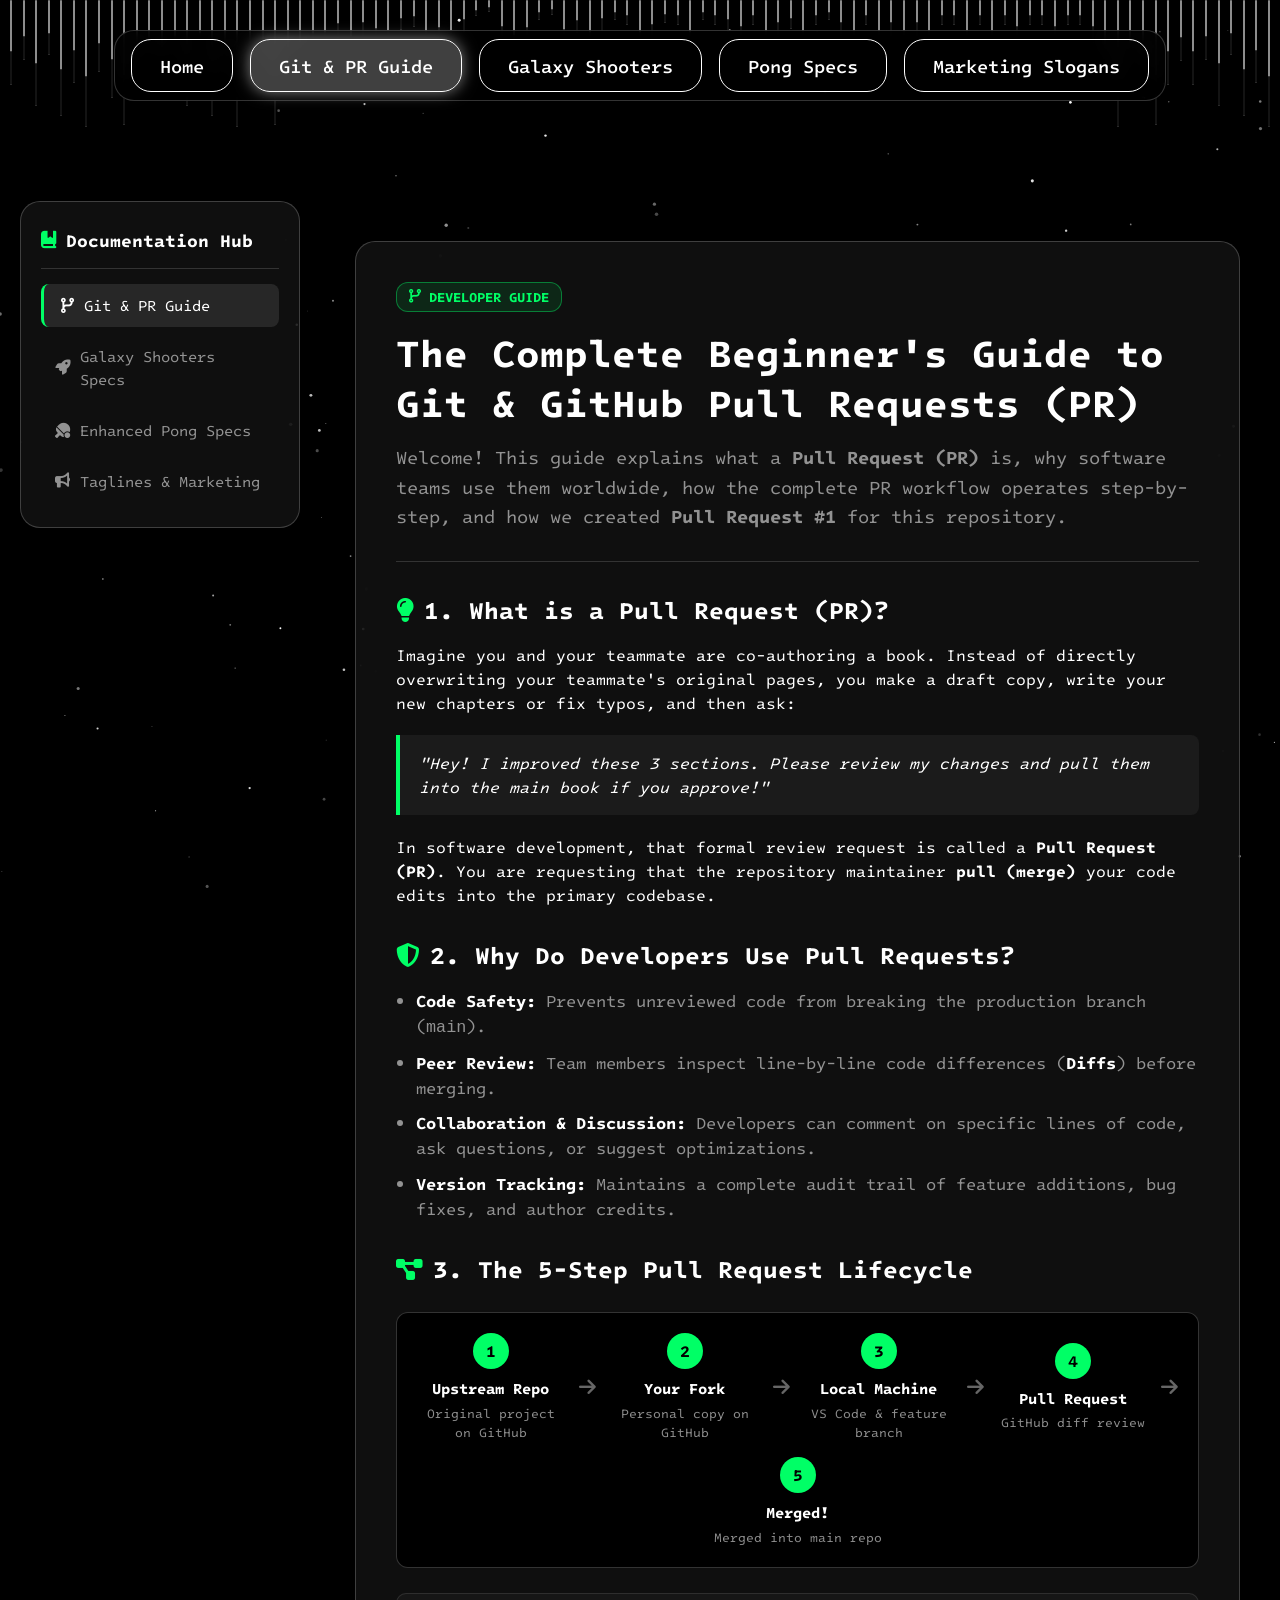
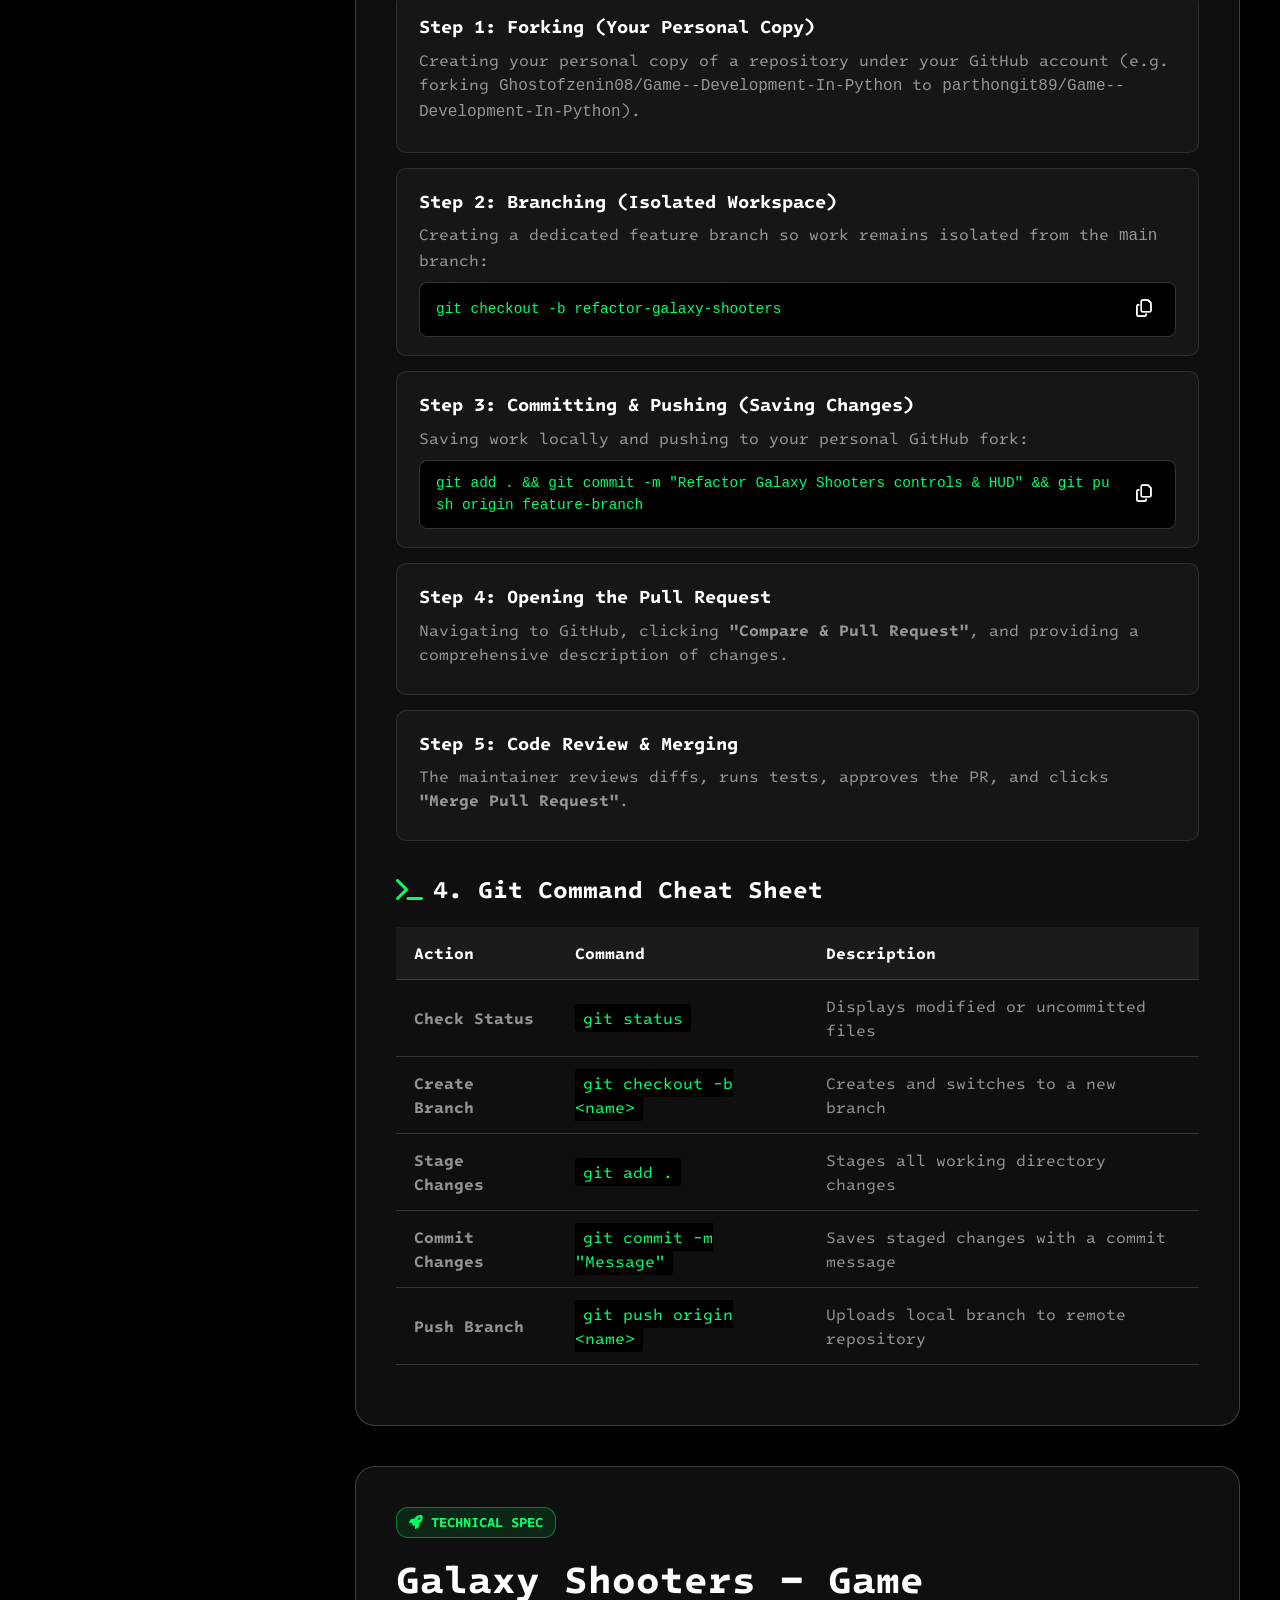
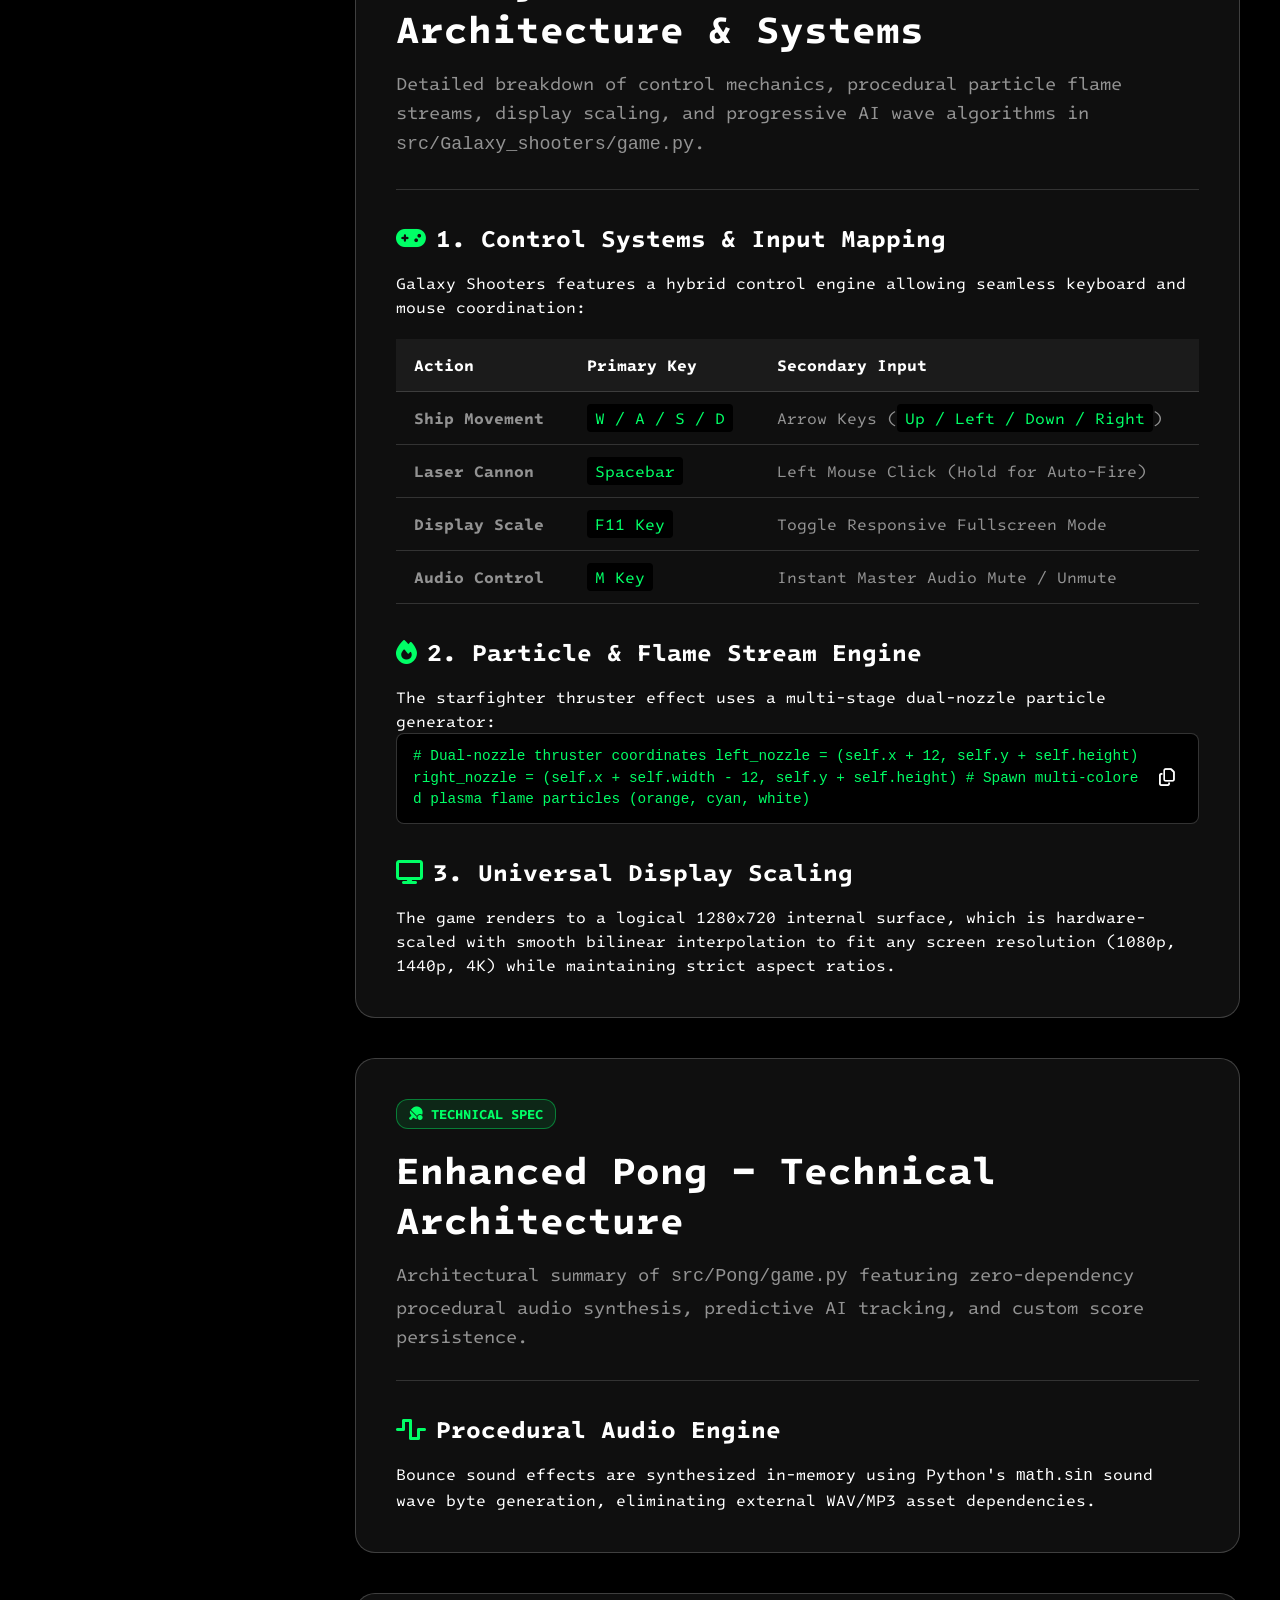
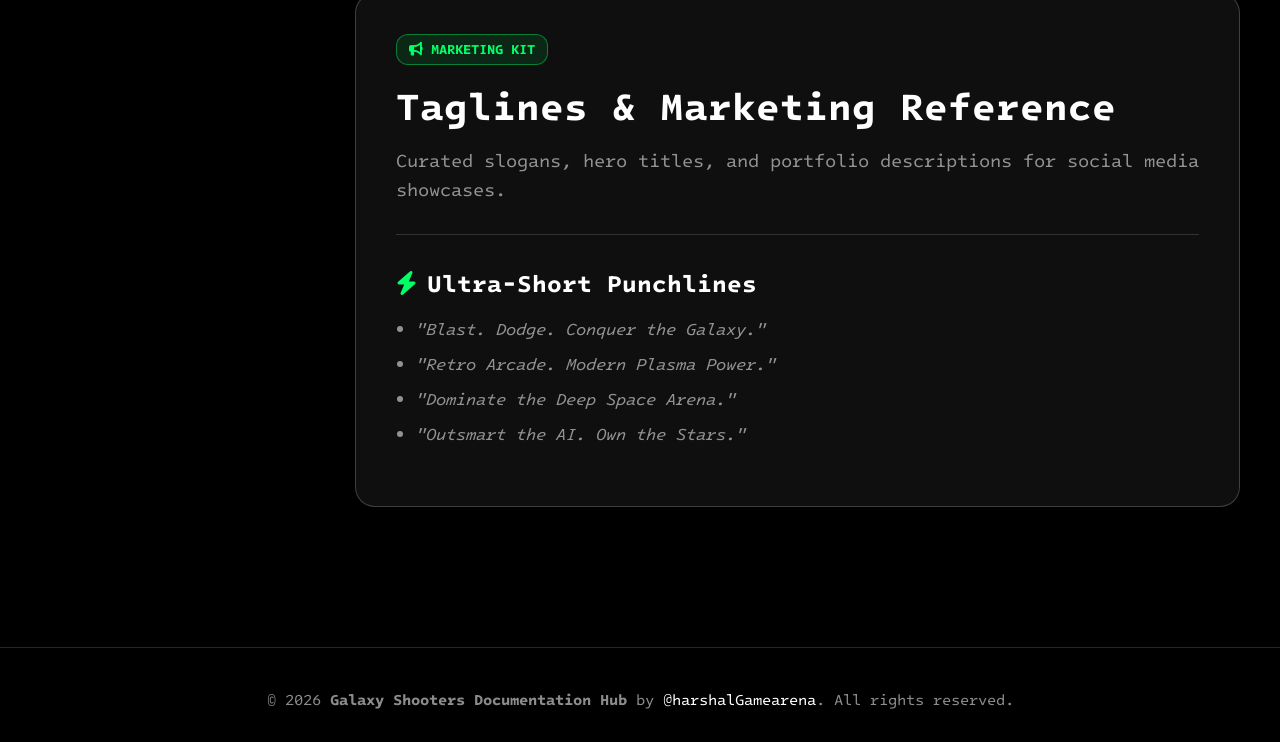
<file: docs.html>
<!DOCTYPE html>
<html lang="en">
<head>
  <meta charset="UTF-8">
  <meta name="viewport" content="width=device-width, initial-scale=1.0">
  <title>Documentation Hub — Galaxy Shooters & Game Architecture | @harshalGamearena</title>
  
  <!-- Favicon -->
  <link rel="icon" href="src/Galaxy_shooters/build/web/favicon.png" type="image/png">

  <!-- OpenGraph Meta Tags -->
  <meta property="og:title" content="Documentation Hub — Galaxy Shooters Arcade Architecture">
  <meta property="og:description" content="Complete developer guides, Git PR workflow documentation, game architecture specs, and marketing taglines.">
  <meta property="og:image" content="src/Galaxy_shooters/assets/images/galaxy_shooters_wave_action.png">
  
  <!-- Google Fonts: Intel One Mono, JetBrains Mono -->
  <link rel="preconnect" href="https://fonts.googleapis.com">
  <link rel="preconnect" href="https://fonts.gstatic.com" crossorigin>
  <link href="https://fonts.googleapis.com/css2?family=Intel+One+Mono:wght@400;500;700&family=JetBrains+Mono:ital,wght@0,300;0,400;0,700;1,400&display=swap" rel="stylesheet">
  
  <!-- FontAwesome Icons -->
  <link rel="stylesheet" href="https://cdnjs.cloudflare.com/ajax/libs/font-awesome/6.4.0/css/all.min.css">
  
  <!-- Main Stylesheet -->
  <link rel="stylesheet" href="styles.css">
</head>
<body class="docs-body">

  <!-- Background Space Canvas Particles -->
  <canvas id="space-canvas"></canvas>

  <!-- Top Equalizer Spectrum Bar -->
  <div class="equalizer-container" id="equalizer-bars"></div>

  <!-- Header & Navigation Bar -->
  <header class="site-header">
    <nav class="navigations" aria-label="Docs Navigation">
      <a href="index.html" class="nav-btn">Home</a>
      <a href="#git-pr-guide" class="nav-btn active" data-target="git-pr-guide">Git & PR Guide</a>
      <a href="#galaxy-shooters-arch" class="nav-btn" data-target="galaxy-shooters-arch">Galaxy Shooters</a>
      <a href="#pong-arch" class="nav-btn" data-target="pong-arch">Pong Specs</a>
      <a href="#taglines-guide" class="nav-btn" data-target="taglines-guide">Marketing Slogans</a>
    </nav>
  </header>

  <!-- Main Documentation Container -->
  <div class="docs-container">
    
    <!-- Sidebar Navigation -->
    <aside class="docs-sidebar">
      <div class="docs-sidebar-header">
        <i class="fa-solid fa-book-bookmark"></i>
        <span>Documentation Hub</span>
      </div>
      <ul class="docs-nav-list">
        <li><a href="#git-pr-guide" class="docs-nav-item active"><i class="fa-solid fa-code-branch"></i> Git & PR Guide</a></li>
        <li><a href="#galaxy-shooters-arch" class="docs-nav-item"><i class="fa-solid fa-rocket"></i> Galaxy Shooters Specs</a></li>
        <li><a href="#pong-arch" class="docs-nav-item"><i class="fa-solid fa-table-tennis-paddle-ball"></i> Enhanced Pong Specs</a></li>
        <li><a href="#taglines-guide" class="docs-nav-item"><i class="fa-solid fa-bullhorn"></i> Taglines & Marketing</a></li>
      </ul>
    </aside>

    <!-- Main Content Area -->
    <main class="docs-content">
      
      <!-- Doc Section 1: Git & PR Guide -->
      <section id="git-pr-guide" class="docs-section">
        <div class="docs-card">
          <div class="docs-badge"><i class="fa-solid fa-code-branch"></i> Developer Guide</div>
          <h1 class="docs-h1">The Complete Beginner's Guide to Git & GitHub Pull Requests (PR)</h1>
          <p class="docs-lead">
            Welcome! This guide explains what a <strong>Pull Request (PR)</strong> is, why software teams use them worldwide, how the complete PR workflow operates step-by-step, and how we created <strong>Pull Request #1</strong> for this repository.
          </p>

          <hr class="docs-divider">

          <h2 class="docs-h2"><i class="fa-solid fa-lightbulb"></i> 1. What is a Pull Request (PR)?</h2>
          <p>
            Imagine you and your teammate are co-authoring a book. Instead of directly overwriting your teammate's original pages, you make a draft copy, write your new chapters or fix typos, and then ask:
          </p>
          <blockquote class="docs-quote">
            "Hey! I improved these 3 sections. Please review my changes and pull them into the main book if you approve!"
          </blockquote>
          <p>
            In software development, that formal review request is called a <strong>Pull Request (PR)</strong>. You are requesting that the repository maintainer <strong>pull (merge)</strong> your code edits into the primary codebase.
          </p>

          <h2 class="docs-h2"><i class="fa-solid fa-shield-halved"></i> 2. Why Do Developers Use Pull Requests?</h2>
          <ul class="docs-list">
            <li><strong>Code Safety:</strong> Prevents unreviewed code from breaking the production branch (<code>main</code>).</li>
            <li><strong>Peer Review:</strong> Team members inspect line-by-line code differences (<strong>Diffs</strong>) before merging.</li>
            <li><strong>Collaboration & Discussion:</strong> Developers can comment on specific lines of code, ask questions, or suggest optimizations.</li>
            <li><strong>Version Tracking:</strong> Maintains a complete audit trail of feature additions, bug fixes, and author credits.</li>
          </ul>

          <h2 class="docs-h2"><i class="fa-solid fa-diagram-project"></i> 3. The 5-Step Pull Request Lifecycle</h2>
          
          <!-- Flowchart Card -->
          <div class="docs-flowchart-box">
            <div class="flow-step">
              <div class="flow-num">1</div>
              <div class="flow-title">Upstream Repo</div>
              <div class="flow-desc">Original project on GitHub</div>
            </div>
            <i class="fa-solid fa-arrow-right flow-arrow"></i>
            <div class="flow-step">
              <div class="flow-num">2</div>
              <div class="flow-title">Your Fork</div>
              <div class="flow-desc">Personal copy on GitHub</div>
            </div>
            <i class="fa-solid fa-arrow-right flow-arrow"></i>
            <div class="flow-step">
              <div class="flow-num">3</div>
              <div class="flow-title">Local Machine</div>
              <div class="flow-desc">VS Code & feature branch</div>
            </div>
            <i class="fa-solid fa-arrow-right flow-arrow"></i>
            <div class="flow-step">
              <div class="flow-num">4</div>
              <div class="flow-title">Pull Request</div>
              <div class="flow-desc">GitHub diff review</div>
            </div>
            <i class="fa-solid fa-arrow-right flow-arrow"></i>
            <div class="flow-step">
              <div class="flow-num">5</div>
              <div class="flow-title">Merged!</div>
              <div class="flow-desc">Merged into main repo</div>
            </div>
          </div>

          <div class="docs-sub-step">
            <h3>Step 1: Forking (Your Personal Copy)</h3>
            <p>Creating your personal copy of a repository under your GitHub account (e.g. forking <code>Ghostofzenin08/Game--Development-In-Python</code> to <code>parthongit89/Game--Development-In-Python</code>).</p>
          </div>

          <div class="docs-sub-step">
            <h3>Step 2: Branching (Isolated Workspace)</h3>
            <p>Creating a dedicated feature branch so work remains isolated from the <code>main</code> branch:</p>
            <div class="code-block">
              <code id="cmd-branch">git checkout -b refactor-galaxy-shooters</code>
              <button class="copy-btn" data-copy="cmd-branch" aria-label="Copy command"><i class="fa-regular fa-copy"></i></button>
            </div>
          </div>

          <div class="docs-sub-step">
            <h3>Step 3: Committing & Pushing (Saving Changes)</h3>
            <p>Saving work locally and pushing to your personal GitHub fork:</p>
            <div class="code-block">
              <code id="cmd-push">git add . && git commit -m "Refactor Galaxy Shooters controls & HUD" && git push origin feature-branch</code>
              <button class="copy-btn" data-copy="cmd-push" aria-label="Copy command"><i class="fa-regular fa-copy"></i></button>
            </div>
          </div>

          <div class="docs-sub-step">
            <h3>Step 4: Opening the Pull Request</h3>
            <p>Navigating to GitHub, clicking <strong>"Compare & Pull Request"</strong>, and providing a comprehensive description of changes.</p>
          </div>

          <div class="docs-sub-step">
            <h3>Step 5: Code Review & Merging</h3>
            <p>The maintainer reviews diffs, runs tests, approves the PR, and clicks <strong>"Merge Pull Request"</strong>.</p>
          </div>

          <h2 class="docs-h2"><i class="fa-solid fa-terminal"></i> 4. Git Command Cheat Sheet</h2>
          <div class="table-responsive">
            <table class="docs-table">
              <thead>
                <tr>
                  <th>Action</th>
                  <th>Command</th>
                  <th>Description</th>
                </tr>
              </thead>
              <tbody>
                <tr>
                  <td><strong>Check Status</strong></td>
                  <td><code>git status</code></td>
                  <td>Displays modified or uncommitted files</td>
                </tr>
                <tr>
                  <td><strong>Create Branch</strong></td>
                  <td><code>git checkout -b &lt;name&gt;</code></td>
                  <td>Creates and switches to a new branch</td>
                </tr>
                <tr>
                  <td><strong>Stage Changes</strong></td>
                  <td><code>git add .</code></td>
                  <td>Stages all working directory changes</td>
                </tr>
                <tr>
                  <td><strong>Commit Changes</strong></td>
                  <td><code>git commit -m "Message"</code></td>
                  <td>Saves staged changes with a commit message</td>
                </tr>
                <tr>
                  <td><strong>Push Branch</strong></td>
                  <td><code>git push origin &lt;name&gt;</code></td>
                  <td>Uploads local branch to remote repository</td>
                </tr>
              </tbody>
            </table>
          </div>
        </div>
      </section>

      <!-- Doc Section 2: Galaxy Shooters Architecture -->
      <section id="galaxy-shooters-arch" class="docs-section">
        <div class="docs-card">
          <div class="docs-badge"><i class="fa-solid fa-rocket"></i> Technical Spec</div>
          <h1 class="docs-h1">Galaxy Shooters — Game Architecture & Systems</h1>
          <p class="docs-lead">
            Detailed breakdown of control mechanics, procedural particle flame streams, display scaling, and progressive AI wave algorithms in <code>src/Galaxy_shooters/game.py</code>.
          </p>

          <hr class="docs-divider">

          <h2 class="docs-h2"><i class="fa-solid fa-gamepad"></i> 1. Control Systems & Input Mapping</h2>
          <p>
            Galaxy Shooters features a hybrid control engine allowing seamless keyboard and mouse coordination:
          </p>
          <div class="table-responsive">
            <table class="docs-table">
              <thead>
                <tr>
                  <th>Action</th>
                  <th>Primary Key</th>
                  <th>Secondary Input</th>
                </tr>
              </thead>
              <tbody>
                <tr>
                  <td><strong>Ship Movement</strong></td>
                  <td><code>W / A / S / D</code></td>
                  <td>Arrow Keys (<code>Up / Left / Down / Right</code>)</td>
                </tr>
                <tr>
                  <td><strong>Laser Cannon</strong></td>
                  <td><code>Spacebar</code></td>
                  <td>Left Mouse Click (Hold for Auto-Fire)</td>
                </tr>
                <tr>
                  <td><strong>Display Scale</strong></td>
                  <td><code>F11 Key</code></td>
                  <td>Toggle Responsive Fullscreen Mode</td>
                </tr>
                <tr>
                  <td><strong>Audio Control</strong></td>
                  <td><code>M Key</code></td>
                  <td>Instant Master Audio Mute / Unmute</td>
                </tr>
              </tbody>
            </table>
          </div>

          <h2 class="docs-h2"><i class="fa-solid fa-fire"></i> 2. Particle & Flame Stream Engine</h2>
          <p>
            The starfighter thruster effect uses a multi-stage dual-nozzle particle generator:
          </p>
          <div class="code-block">
            <code id="code-thruster"># Dual-nozzle thruster coordinates
left_nozzle = (self.x + 12, self.y + self.height)
right_nozzle = (self.x + self.width - 12, self.y + self.height)
# Spawn multi-colored plasma flame particles (orange, cyan, white)</code>
            <button class="copy-btn" data-copy="code-thruster"><i class="fa-regular fa-copy"></i></button>
          </div>

          <h2 class="docs-h2"><i class="fa-solid fa-display"></i> 3. Universal Display Scaling</h2>
          <p>
            The game renders to a logical 1280x720 internal surface, which is hardware-scaled with smooth bilinear interpolation to fit any screen resolution (1080p, 1440p, 4K) while maintaining strict aspect ratios.
          </p>
        </div>
      </section>

      <!-- Doc Section 3: Pong Specs -->
      <section id="pong-arch" class="docs-section">
        <div class="docs-card">
          <div class="docs-badge"><i class="fa-solid fa-table-tennis-paddle-ball"></i> Technical Spec</div>
          <h1 class="docs-h1">Enhanced Pong — Technical Architecture</h1>
          <p class="docs-lead">
            Architectural summary of <code>src/Pong/game.py</code> featuring zero-dependency procedural audio synthesis, predictive AI tracking, and custom score persistence.
          </p>

          <hr class="docs-divider">

          <h2 class="docs-h2"><i class="fa-solid fa-wave-square"></i> Procedural Audio Engine</h2>
          <p>
            Bounce sound effects are synthesized in-memory using Python's <code>math.sin</code> sound wave byte generation, eliminating external WAV/MP3 asset dependencies.
          </p>
        </div>
      </section>

      <!-- Doc Section 4: Taglines & Marketing -->
      <section id="taglines-guide" class="docs-section">
        <div class="docs-card">
          <div class="docs-badge"><i class="fa-solid fa-bullhorn"></i> Marketing Kit</div>
          <h1 class="docs-h1">Taglines & Marketing Reference</h1>
          <p class="docs-lead">
            Curated slogans, hero titles, and portfolio descriptions for social media showcases.
          </p>

          <hr class="docs-divider">

          <h2 class="docs-h2"><i class="fa-solid fa-bolt"></i> Ultra-Short Punchlines</h2>
          <ul class="docs-list">
            <li><em>"Blast. Dodge. Conquer the Galaxy."</em></li>
            <li><em>"Retro Arcade. Modern Plasma Power."</em></li>
            <li><em>"Dominate the Deep Space Arena."</em></li>
            <li><em>"Outsmart the AI. Own the Stars."</em></li>
          </ul>
        </div>
      </section>

    </main>
  </div>

  <!-- Footer -->
  <footer class="site-footer">
    <p>&copy; 2026 <strong>Galaxy Shooters Documentation Hub</strong> by <a href="https://github.com/Ghostofzenin08" target="_blank">@harshalGamearena</a>. All rights reserved.</p>
  </footer>

  <!-- Main JavaScript File -->
  <script src="script.js"></script>
</body>
</html>
</file>
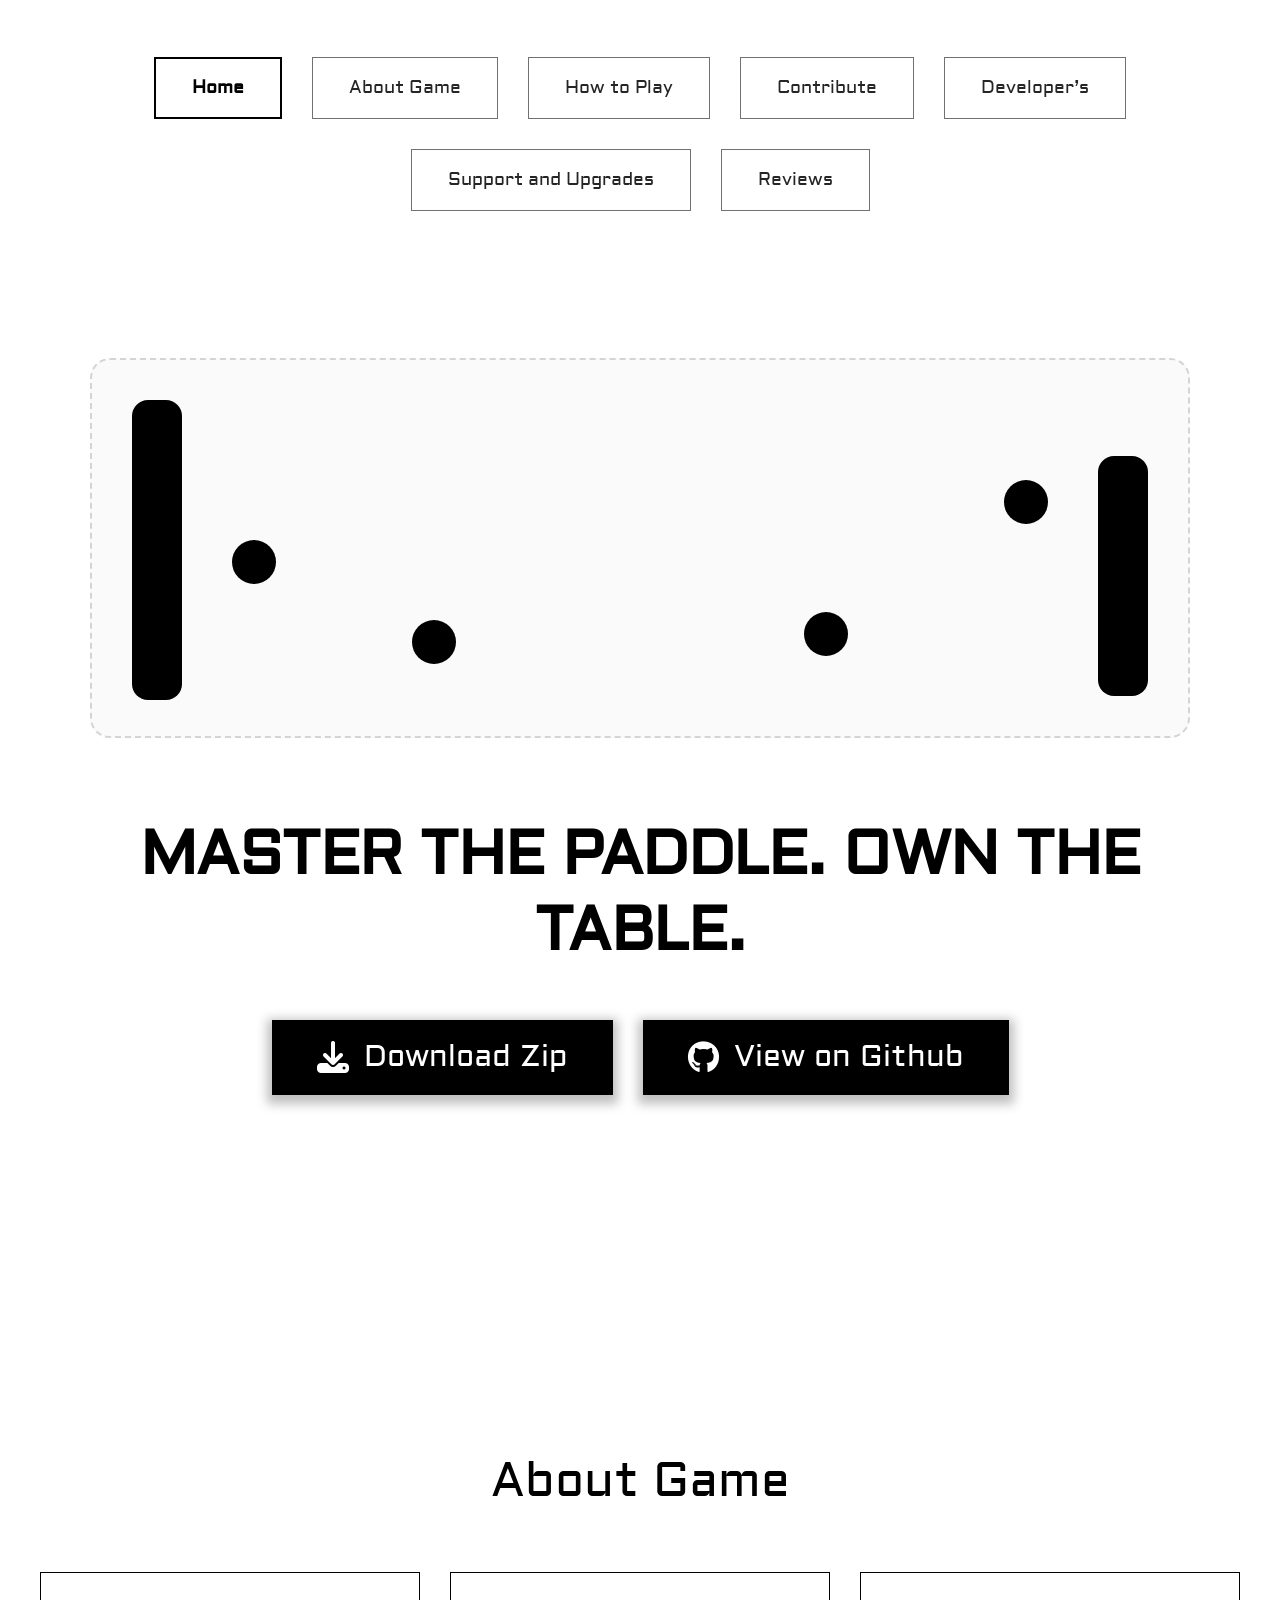
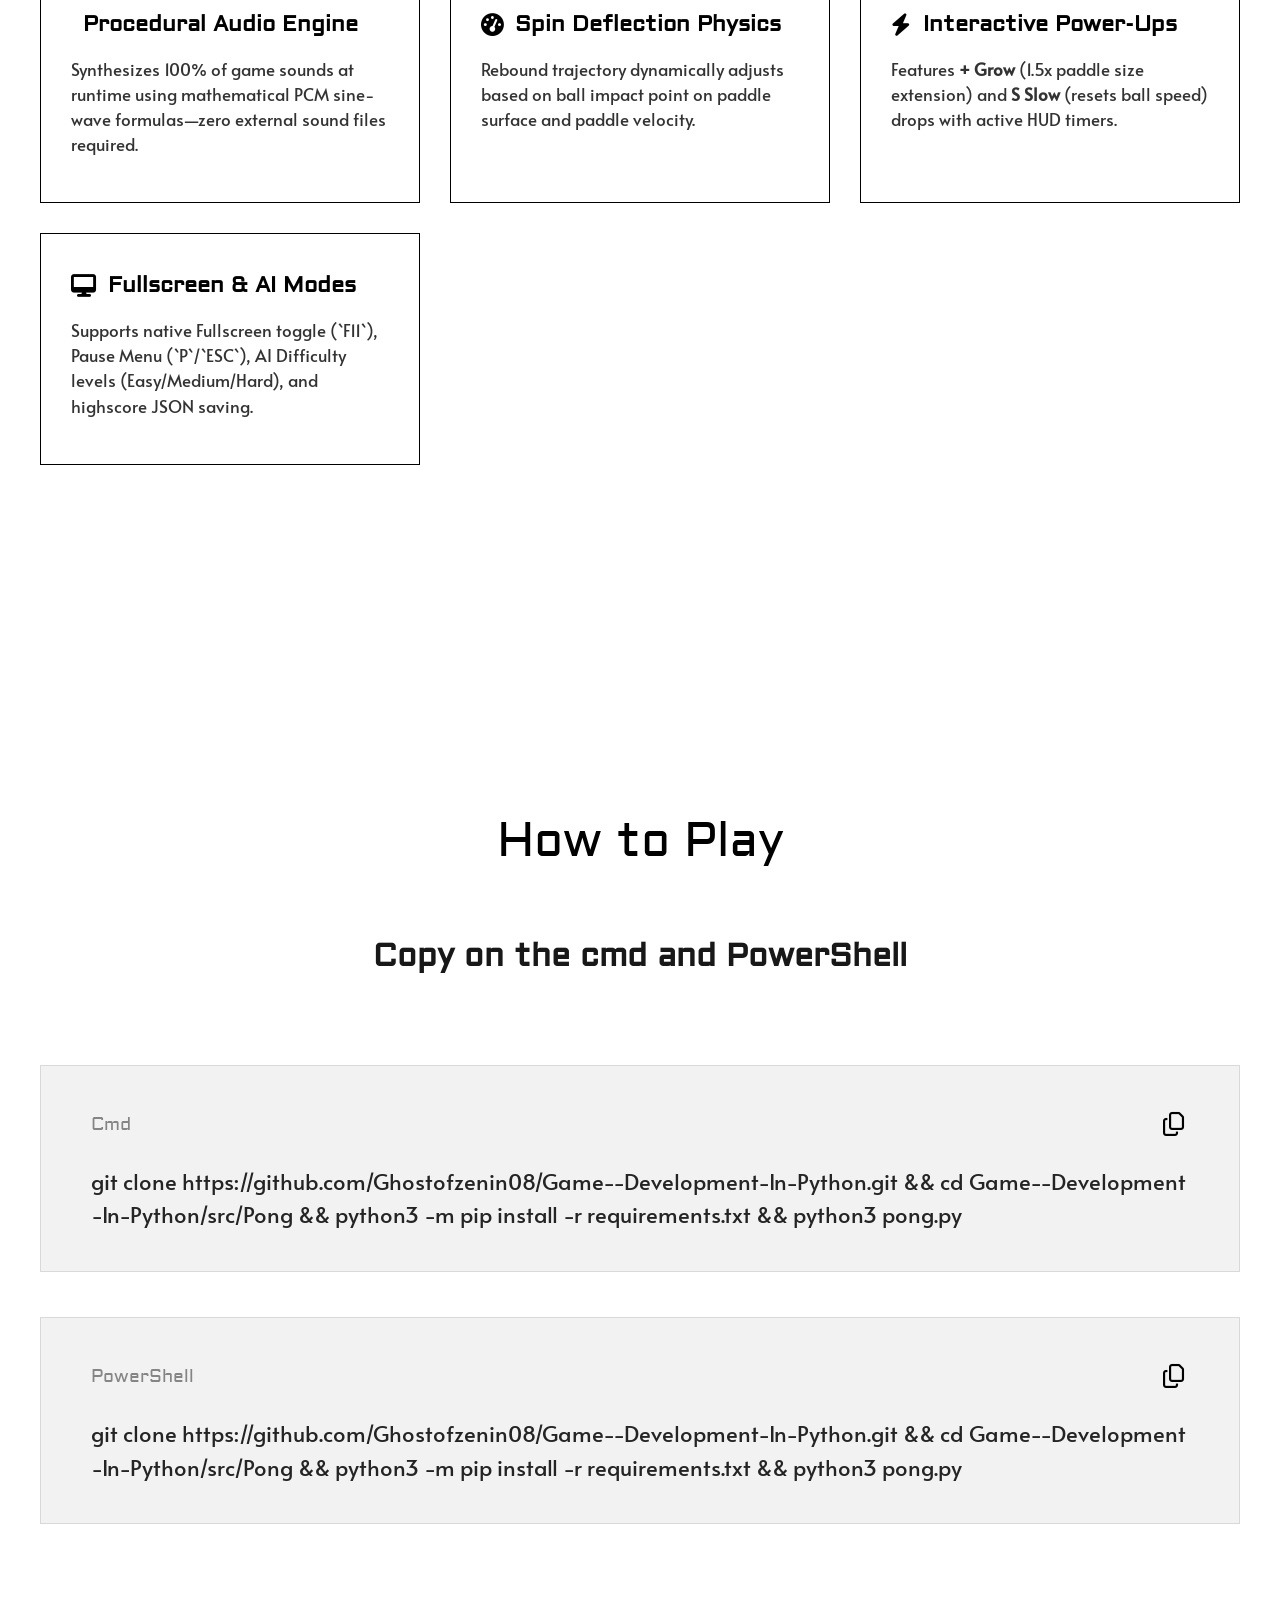
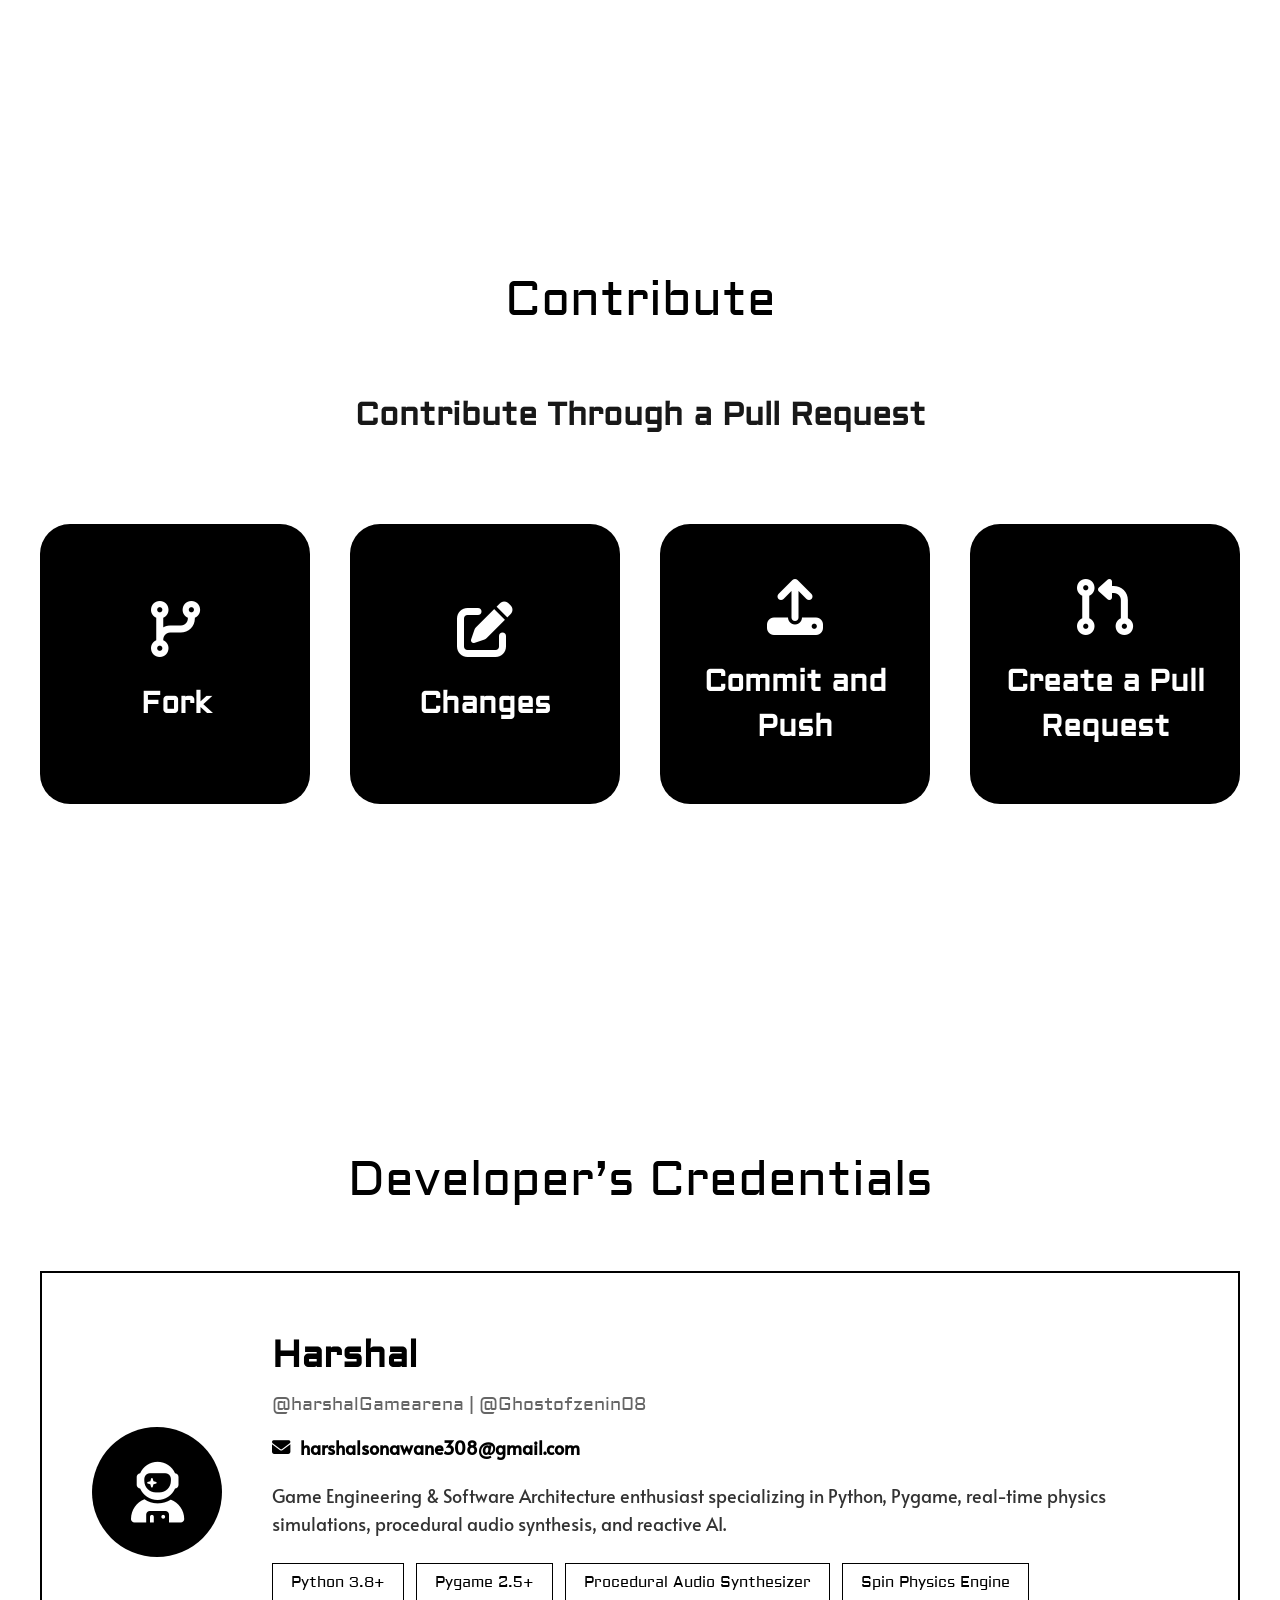
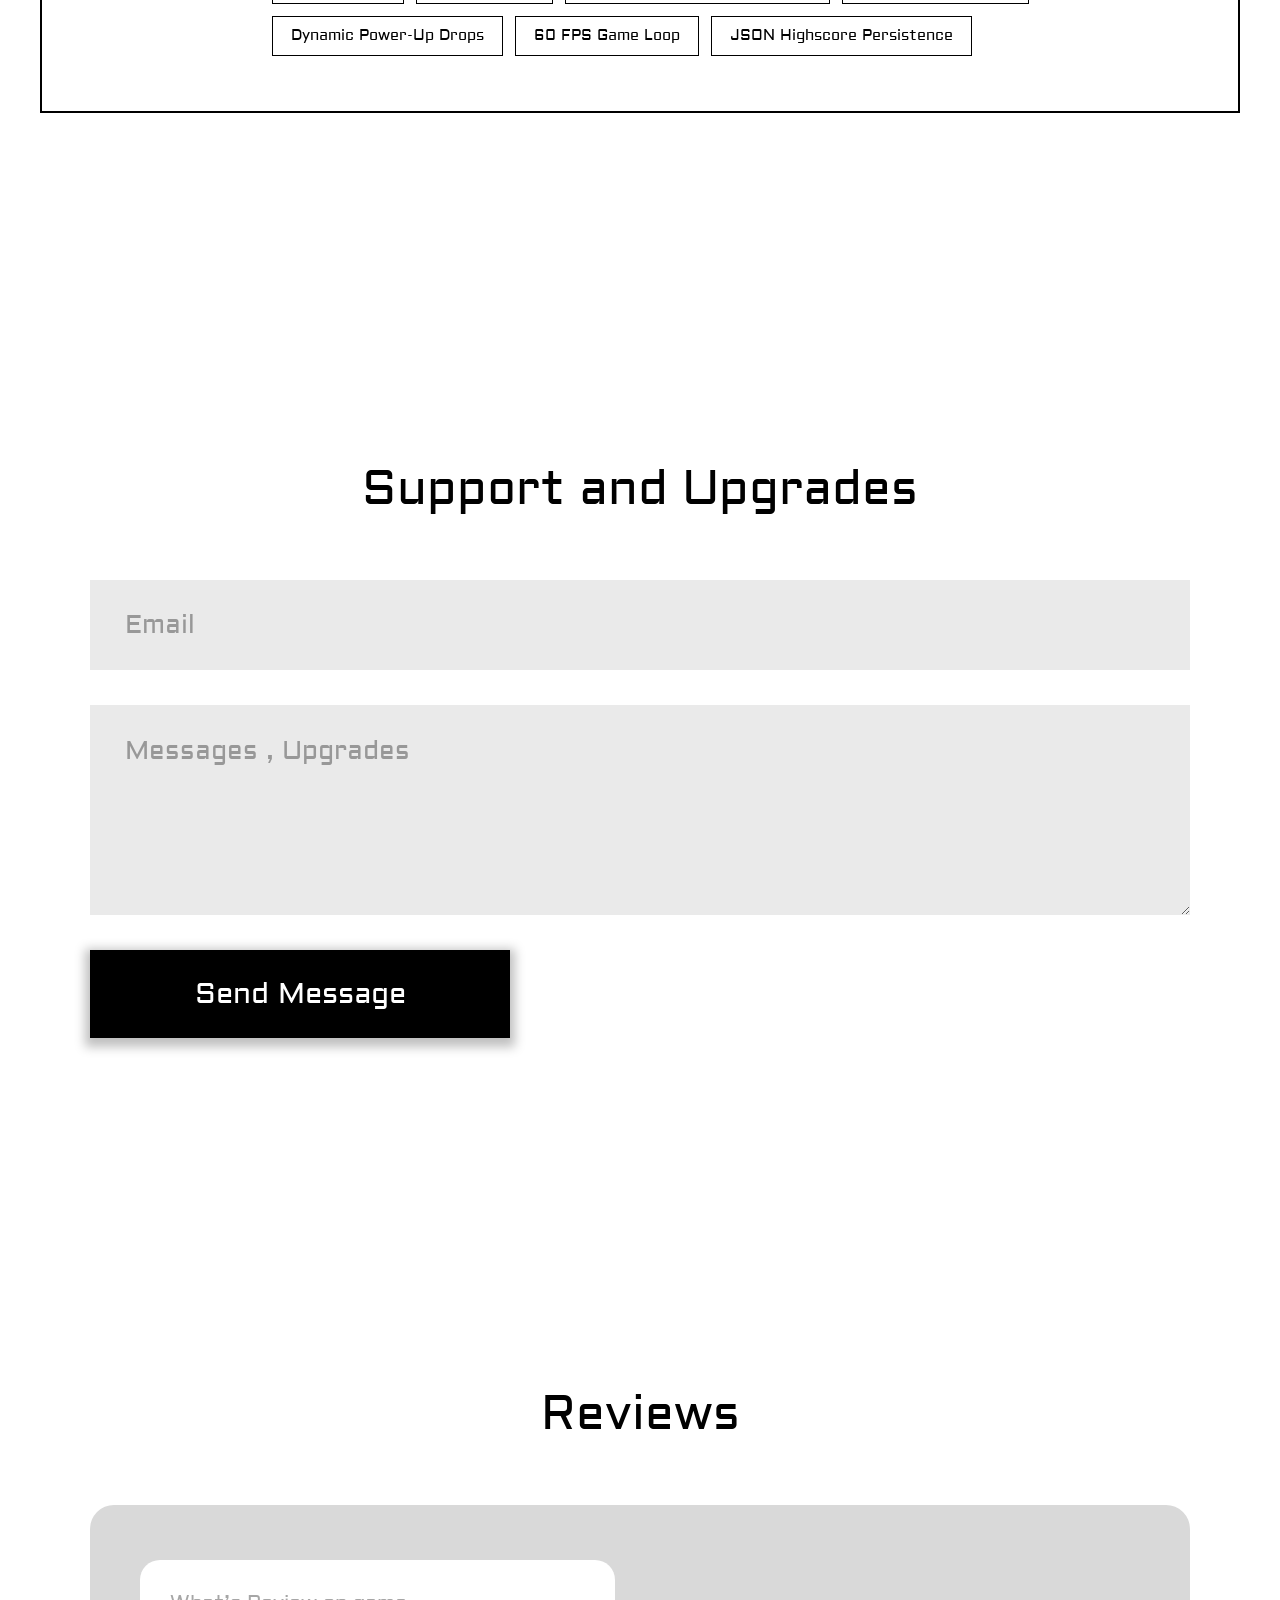
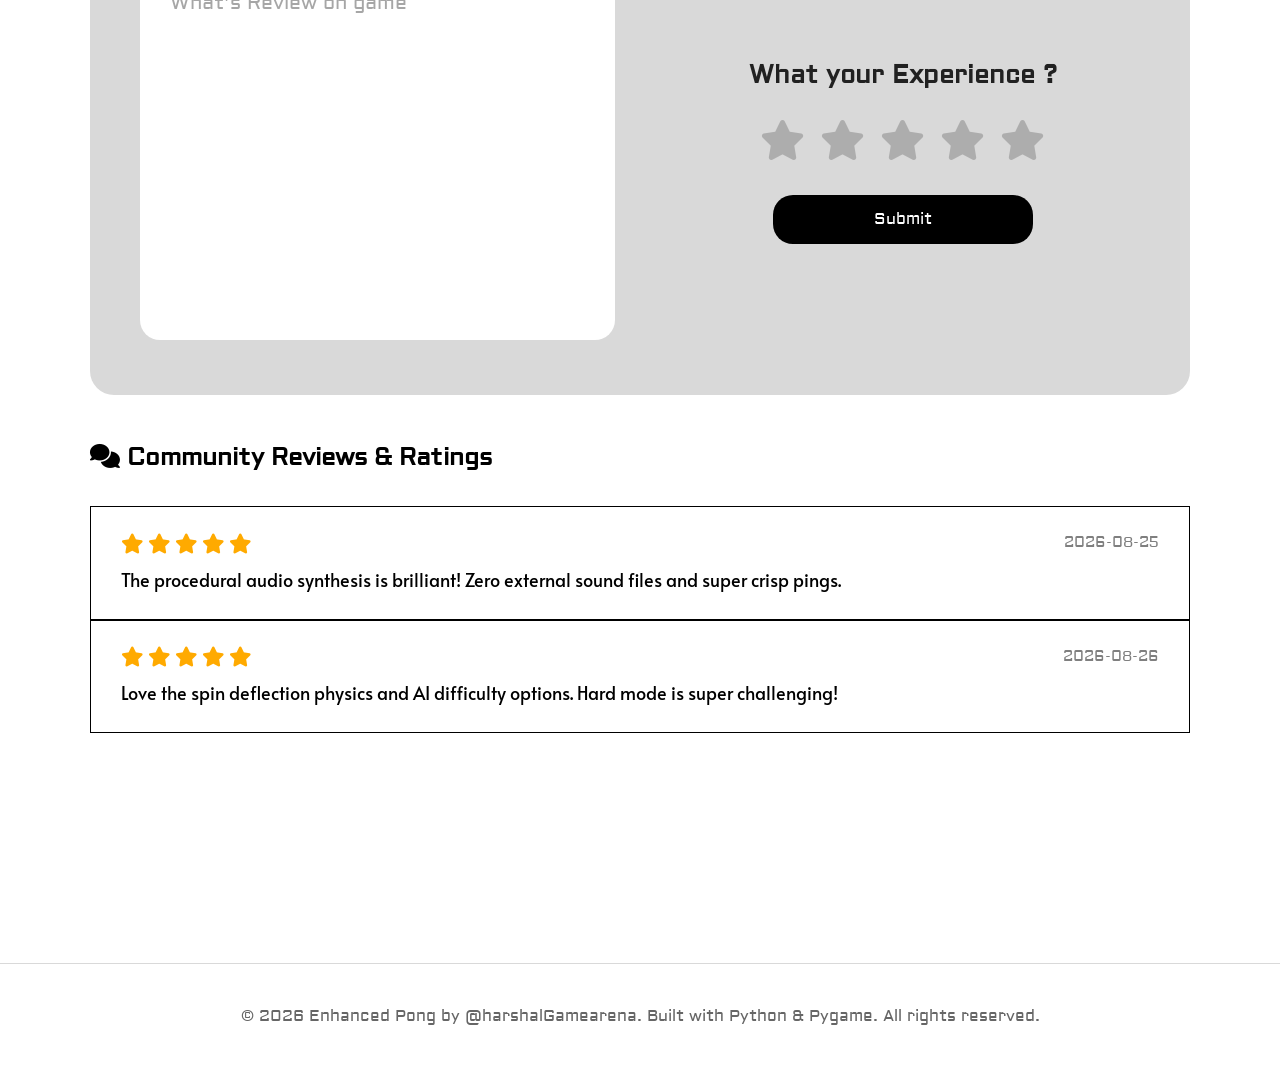
<file: pong.html>
<!DOCTYPE html>
<html lang="en">
<head>
  <meta charset="UTF-8">
  <meta name="viewport" content="width=device-width, initial-scale=1.0">
  <title>Enhanced Pong — Official Website | @harshalGamearena</title>
  
  <!-- OpenGraph & Twitter Social Meta Tags -->
  <meta property="og:title" content="Enhanced Pong — Retro Arcade Table Tennis Reimagined">
  <meta property="og:description" content="Master the paddle with procedural sine-wave audio, spin deflection physics, dynamic power-up drops, and 60 FPS game loop engineered in Python & Pygame.">
  <meta property="og:image" content="src/Pong/image.png">
  <meta property="og:type" content="website">
  <meta name="twitter:card" content="summary_large_image">
  <meta name="twitter:title" content="Enhanced Pong — Official Game Hub">
  <meta name="twitter:description" content="Master the paddle. Own the table. Features procedural sound synthesis, reactive AI, and motion blur trails.">

  <!-- Google Fonts: Aldrich, Alata, JetBrains Mono -->
  <link rel="preconnect" href="https://fonts.googleapis.com">
  <link rel="preconnect" href="https://fonts.gstatic.com" crossorigin>
  <link href="https://fonts.googleapis.com/css2?family=Alata&family=Aldrich&family=JetBrains+Mono:wght@400;700&display=swap" rel="stylesheet">
  
  <!-- FontAwesome Icons -->
  <link rel="stylesheet" href="https://cdnjs.cloudflare.com/ajax/libs/font-awesome/6.4.0/css/all.min.css">
  
  <!-- Minimalist White & Black Theme Stylesheet (Figma Node 471:262) -->
  <link rel="stylesheet" href="pong_styles.css">
</head>
<body>

  <!-- Header & Navigation Bar (Figma Node 474:314) -->
  <header class="site-header">
    <nav class="navigations" aria-label="Main Navigation">
      <a href="#home" class="nav-btn active" data-target="home">Home</a>
      <a href="#about" class="nav-btn" data-target="about">About Game</a>
      <a href="#how-to-play" class="nav-btn" data-target="how-to-play">How to Play</a>
      <a href="#contribute" class="nav-btn" data-target="contribute">Contribute</a>
      <a href="#developers" class="nav-btn" data-target="developers">Developer’s</a>
      <a href="#support" class="nav-btn" data-target="support">Support and Upgrades</a>
      <a href="#reviews" class="nav-btn" data-target="reviews">Reviews</a>
    </nav>
  </header>

  <!-- Main Content Container -->
  <main>
    
    <!-- Hero Section (Figma Node 474:331) -->
    <section id="home" class="hero-container">
      
      <!-- Interactive Hero Visual Stage (Paddles & Ball) -->
      <div class="hero-visual-stage">
        <div class="hero-paddle-left"></div>
        <div class="hero-paddle-right"></div>
        <div class="hero-ball ball-1"></div>
        <div class="hero-ball ball-2"></div>
        <div class="hero-ball ball-3"></div>
        <div class="hero-ball ball-4"></div>
      </div>

      <h1 class="hero-title">MASTER THE PADDLE. OWN THE TABLE.</h1>

      <!-- Download & GitHub Action Buttons (Figma Node 474:343 & 474:347) -->
      <div class="hero-buttons">
        <a href="https://github.com/Ghostofzenin08/Game--Development-In-Python/archive/refs/heads/main.zip" class="black-btn">
          <i class="fa-solid fa-download"></i> Download Zip
        </a>
        <a href="https://github.com/Ghostofzenin08/Game--Development-In-Python" target="_blank" class="black-btn">
          <i class="fa-brands fa-github"></i> View on Github
        </a>
      </div>
    </section>

    <!-- About Game Section -->
    <section id="about" class="section">
      <h2 class="section-title">About Game</h2>

      <div class="features-grid">
        <div class="feature-box">
          <h3><i class="fa-solid fa-waveform"></i> Procedural Audio Engine</h3>
          <p>Synthesizes 100% of game sounds at runtime using mathematical PCM sine-wave formulas—zero external sound files required.</p>
        </div>
        <div class="feature-box">
          <h3><i class="fa-solid fa-gauge-high"></i> Spin Deflection Physics</h3>
          <p>Rebound trajectory dynamically adjusts based on ball impact point on paddle surface and paddle velocity.</p>
        </div>
        <div class="feature-box">
          <h3><i class="fa-solid fa-bolt"></i> Interactive Power-Ups</h3>
          <p>Features <strong>+ Grow</strong> (1.5x paddle size extension) and <strong>S Slow</strong> (resets ball speed) drops with active HUD timers.</p>
        </div>
        <div class="feature-box">
          <h3><i class="fa-solid fa-desktop"></i> Fullscreen & AI Modes</h3>
          <p>Supports native Fullscreen toggle (`F11`), Pause Menu (`P`/`ESC`), AI Difficulty levels (Easy/Medium/Hard), and highscore JSON saving.</p>
        </div>
      </div>
    </section>

    <!-- How to Play Section (Figma Node 474:356 & 479:269) -->
    <section id="how-to-play" class="section">
      <h2 class="section-title">How to Play</h2>
      <h3 class="section-subtitle">Copy on the cmd and PowerShell</h3>

      <div class="cmd-container">
        <!-- Linux / macOS / Cmd -->
        <div class="cmd-card">
          <div class="cmd-header">
            <span class="cmd-label">Cmd</span>
            <button class="cmd-copy-btn" data-copy="cmd-code-text" title="Copy Command"><i class="fa-regular fa-copy"></i></button>
          </div>
          <p class="cmd-text" id="cmd-code-text">git clone https://github.com/Ghostofzenin08/Game--Development-In-Python.git && cd Game--Development-In-Python/src/Pong && python3 -m pip install -r requirements.txt && python3 pong.py</p>
        </div>

        <!-- Windows PowerShell -->
        <div class="cmd-card">
          <div class="cmd-header">
            <span class="cmd-label">PowerShell</span>
            <button class="cmd-copy-btn" data-copy="powershell-code-text" title="Copy Command"><i class="fa-regular fa-copy"></i></button>
          </div>
          <p class="cmd-text" id="powershell-code-text">git clone https://github.com/Ghostofzenin08/Game--Development-In-Python.git && cd Game--Development-In-Python/src/Pong && python3 -m pip install -r requirements.txt && python3 pong.py</p>
        </div>
      </div>
    </section>

    <!-- Contribute Section (Figma Node 479:284 - 479:292) -->
    <section id="contribute" class="section">
      <h2 class="section-title">Contribute</h2>
      <h3 class="section-subtitle">Contribute Through a Pull Request</h3>

      <div class="contribute-grid">
        <!-- Step 1: Fork -->
        <div class="contribute-card">
          <i class="fa-solid fa-code-branch contribute-icon"></i>
          <h4 class="contribute-title">Fork</h4>
        </div>

        <!-- Step 2: Changes -->
        <div class="contribute-card">
          <i class="fa-solid fa-pen-to-square contribute-icon"></i>
          <h4 class="contribute-title">Changes</h4>
        </div>

        <!-- Step 3: Commit and Push -->
        <div class="contribute-card">
          <i class="fa-solid fa-upload contribute-icon"></i>
          <h4 class="contribute-title">Commit and Push</h4>
        </div>

        <!-- Step 4: Create Pull Request -->
        <div class="contribute-card">
          <i class="fa-solid fa-code-pull-request contribute-icon"></i>
          <h4 class="contribute-title">Create a Pull Request</h4>
        </div>
      </div>
    </section>

    <!-- Developer Credentials Section -->
    <section id="developers" class="section">
      <h2 class="section-title">Developer’s Credentials</h2>

      <div class="dev-card-wrapper">
        <div class="dev-avatar-box">
          <i class="fa-solid fa-user-astronaut"></i>
        </div>
        <div class="dev-info">
          <h3>Harshal</h3>
          <p class="dev-handles">@harshalGamearena | @Ghostofzenin08</p>
          <a href="mailto:harshalsonawane308@gmail.com" class="dev-email">
            <i class="fa-solid fa-envelope"></i> harshalsonawane308@gmail.com
          </a>
          <p class="dev-bio">
            Game Engineering & Software Architecture enthusiast specializing in Python, Pygame, real-time physics simulations, procedural audio synthesis, and reactive AI.
          </p>
          <div class="dev-pills">
            <span class="dev-pill">Python 3.8+</span>
            <span class="dev-pill">Pygame 2.5+</span>
            <span class="dev-pill">Procedural Audio Synthesizer</span>
            <span class="dev-pill">Spin Physics Engine</span>
            <span class="dev-pill">Dynamic Power-Up Drops</span>
            <span class="dev-pill">60 FPS Game Loop</span>
            <span class="dev-pill">JSON Highscore Persistence</span>
          </div>
        </div>
      </div>
    </section>

    <!-- Support and Upgrades Section (Figma Node 479:339 - 479:350) -->
    <section id="support" class="section">
      <h2 class="section-title">Support and Upgrades</h2>

      <form class="support-form-container" id="support-form" novalidate>
        <input type="email" class="support-input-gray" id="support-email" placeholder="Email" required>
        <textarea class="support-textarea-gray" id="support-msg" placeholder="Messages , Upgrades" rows="5" required></textarea>
        <button type="submit" class="support-submit-btn">Send Message</button>
      </form>
    </section>

    <!-- Reviews Section (Figma Node 486:272 - 486:293) -->
    <section id="reviews" class="section">
      <h2 class="section-title">Reviews</h2>

      <div class="reviews-wrapper">
        <div class="reviews-inner-grid">
          
          <!-- Review Input Box -->
          <textarea class="review-text-white" id="review-content" placeholder="What’s Review on game"></textarea>

          <!-- Rating & Submit Side -->
          <div class="review-rating-side">
            <h3 class="rating-prompt">What your Experience ?</h3>
            
            <div class="star-rating-row" id="star-rating-row">
              <i class="fa-solid fa-star star-icon" data-value="1"></i>
              <i class="fa-solid fa-star star-icon" data-value="2"></i>
              <i class="fa-solid fa-star star-icon" data-value="3"></i>
              <i class="fa-solid fa-star star-icon" data-value="4"></i>
              <i class="fa-solid fa-star star-icon" data-value="5"></i>
            </div>

            <button type="button" class="review-submit-black" id="submit-review-btn">Submit</button>
          </div>

        </div>
      </div>

      <!-- Live Community Reviews Feed Container -->
      <div class="community-reviews-box" id="community-reviews-box">
        <h3 class="review-feed-title"><i class="fa-solid fa-comments"></i> Community Reviews & Ratings</h3>
        <div id="reviews-feed-container"></div>
      </div>
    </section>

  </main>

  <!-- Toast Notifications Container -->
  <div id="toast-container"></div>

  <!-- Footer -->
  <footer class="site-footer">
    <p>&copy; 2026 Enhanced Pong by @harshalGamearena. Built with Python & Pygame. All rights reserved.</p>
  </footer>

  <!-- Interactive JavaScript Engine with Persistent Storage -->
  <script>
    document.addEventListener('DOMContentLoaded', () => {
      
      // Default Initial Reviews
      const defaultReviews = [
        {
          rating: 5,
          text: "The procedural audio synthesis is brilliant! Zero external sound files and super crisp pings.",
          date: "2026-08-25"
        },
        {
          rating: 5,
          text: "Love the spin deflection physics and AI difficulty options. Hard mode is super challenging!",
          date: "2026-08-26"
        }
      ];

      // Load or Initialize Reviews in localStorage
      function getStoredReviews() {
        try {
          const stored = localStorage.getItem('pong_user_reviews');
          return stored ? JSON.parse(stored) : defaultReviews;
        } catch(e) {
          return defaultReviews;
        }
      }

      function saveStoredReviews(reviews) {
        try {
          localStorage.setItem('pong_user_reviews', JSON.stringify(reviews));
        } catch(e) {}
      }

      // Render Reviews to DOM
      function renderReviews() {
        const container = document.getElementById('reviews-feed-container');
        if (!container) return;

        const reviews = getStoredReviews();
        container.innerHTML = '';

        reviews.forEach(item => {
          const card = document.createElement('div');
          card.className = 'review-item-card';

          const starsHtml = Array.from({ length: 5 }, (_, i) => 
            `<i class="fa-solid fa-star" style="color: ${i < item.rating ? '#ffaa00' : '#cccccc'}"></i>`
          ).join('');

          card.innerHTML = `
            <div class="review-item-header">
              <div class="review-item-stars">${starsHtml}</div>
              <span class="review-item-date">${item.date}</span>
            </div>
            <p class="review-item-body">${escapeHtml(item.text)}</p>
          `;

          container.appendChild(card);
        });
      }

      function escapeHtml(str) {
        return str.replace(/[&<>'"]/g, 
          tag => ({ '&': '&amp;', '<': '&lt;', '>': '&gt;', "'": '&#39;', '"': '&quot;' }[tag] || tag)
        );
      }

      renderReviews();

      // Clipboard Copy Handler
      document.querySelectorAll('.cmd-copy-btn').forEach(btn => {
        btn.addEventListener('click', () => {
          const targetId = btn.getAttribute('data-copy');
          const targetEl = document.getElementById(targetId);
          if (targetEl) {
            navigator.clipboard.writeText(targetEl.textContent).then(() => {
              showToast('Copied command to clipboard!');
            }).catch(() => {
              showToast('Failed to copy command.');
            });
          }
        });
      });

      // Star Rating Interaction
      const stars = document.querySelectorAll('#star-rating-row .star-icon');
      const submitBtn = document.getElementById('submit-review-btn');
      const reviewText = document.getElementById('review-content');
      let selectedRating = 0;

      stars.forEach(star => {
        star.addEventListener('click', () => {
          selectedRating = parseInt(star.getAttribute('data-value'), 10);
          updateStars(selectedRating);
        });

        star.addEventListener('mouseenter', () => {
          const hoverVal = parseInt(star.getAttribute('data-value'), 10);
          updateStars(hoverVal);
        });
      });

      const ratingRow = document.getElementById('star-rating-row');
      if (ratingRow) {
        ratingRow.addEventListener('mouseleave', () => {
          updateStars(selectedRating);
        });
      }

      function updateStars(rating) {
        stars.forEach(star => {
          const val = parseInt(star.getAttribute('data-value'), 10);
          if (val <= rating) {
            star.classList.add('active');
          } else {
            star.classList.remove('active');
          }
        });
      }

      if (submitBtn) {
        submitBtn.addEventListener('click', () => {
          const content = reviewText ? reviewText.value.trim() : '';

          if (selectedRating === 0) {
            showToast('Please select a star rating for your experience!');
            return;
          }

          if (!content) {
            showToast('Please enter your review comments.');
            if (reviewText) reviewText.focus();
            return;
          }

          // Save review to localStorage & update DOM
          const reviews = getStoredReviews();
          const newReview = {
            rating: selectedRating,
            text: content,
            date: new Date().toLocaleDateString()
          };

          reviews.unshift(newReview);
          saveStoredReviews(reviews);
          renderReviews();

          // Dispatch review directly to harshalsonawane308@gmail.com via FormSubmit API
          fetch("https://formsubmit.co/ajax/harshalsonawane308@gmail.com", {
            method: "POST",
            headers: { 
              'Content-Type': 'application/json',
              'Accept': 'application/json'
            },
            body: JSON.stringify({
              _subject: `New Enhanced Pong ${selectedRating}-Star Review!`,
              Rating: `${selectedRating} / 5 Stars`,
              Review_Comment: content,
              Submission_Date: new Date().toLocaleString()
            })
          }).catch(err => {
            console.log('Email API dispatch notice:', err);
          });

          showToast(`⭐ Thank you! Your ${selectedRating}-star review has been published & emailed to harshalsonawane308@gmail.com!`);
          if (reviewText) reviewText.value = '';
          selectedRating = 0;
          updateStars(0);
        });
      }

      // Support Form Direct Email Dispatch to harshalsonawane308@gmail.com
      const supportForm = document.getElementById('support-form');
      if (supportForm) {
        supportForm.addEventListener('submit', e => {
          e.preventDefault();
          const email = document.getElementById('support-email').value.trim();
          const msg = document.getElementById('support-msg').value.trim();

          if (!email) {
            showToast('Please enter your email.');
            return;
          }
          if (!msg) {
            showToast('Please enter your message.');
            return;
          }

          // Save support message to localStorage
          try {
            const storedMsgs = JSON.parse(localStorage.getItem('pong_support_messages') || '[]');
            storedMsgs.unshift({ email, message: msg, date: new Date().toLocaleString() });
            localStorage.setItem('pong_support_messages', JSON.stringify(storedMsgs));
          } catch(err) {}

          // Dispatch Support Message directly to harshalsonawane308@gmail.com via FormSubmit API
          showToast('📧 Sending message to harshalsonawane308@gmail.com...');

          fetch("https://formsubmit.co/ajax/harshalsonawane308@gmail.com", {
            method: "POST",
            headers: { 
              'Content-Type': 'application/json',
              'Accept': 'application/json'
            },
            body: JSON.stringify({
              _subject: `New Support & Upgrade Request from ${email}`,
              Sender_Email: email,
              Message_Upgrades: msg,
              Submission_Time: new Date().toLocaleString()
            })
          }).then(res => res.json()).then(data => {
            showToast('🚀 Success! Message sent directly to harshalsonawane308@gmail.com');
          }).catch(err => {
            // Fallback to mailto link if API is unreachable
            window.location.href = `mailto:harshalsonawane308@gmail.com?subject=Support %26 Upgrade Request&body=Sender: ${encodeURIComponent(email)}%0A%0AMessage:%0A${encodeURIComponent(msg)}`;
            showToast('Opened email client for harshalsonawane308@gmail.com!');
          });

          supportForm.reset();
        });
      }

      // Toast Notification Function
      function showToast(message) {
        let container = document.getElementById('toast-container');
        if (!container) return;

        const toast = document.createElement('div');
        toast.className = 'toast-msg';
        toast.textContent = message;

        container.appendChild(toast);

        setTimeout(() => {
          toast.style.opacity = '0';
          setTimeout(() => toast.remove(), 300);
        }, 3500);
      }


    });
  </script>
</body>
</html>
</file>
<file: styles.css>
/* ==========================================================================
   Galaxy Shooters — Official Website Stylesheet
   Design system based on Figma Node 456:2 (@harshalGamearena)
   ========================================================================== */

/* --- CSS Variables --- */
:root {
  --bg-color: #000000;
  --panel-bg: #1e1e1e;
  --card-bg: rgba(30, 30, 30, 0.7);
  --accent-gray: #d9d9d9;
  --text-white: #ffffff;
  --text-dim: rgba(255, 255, 255, 0.55);
  --text-subtle: rgba(255, 255, 255, 0.30);
  
  --btn-green: #005b0b;
  --btn-green-hover: #00780e;
  --green-glow: 0px 4px 20px rgba(0, 255, 64, 0.4);
  --white-shadow: 0px 4px 15px rgba(255, 255, 255, 0.75);
  
  --font-mono: 'Intel One Mono', 'JetBrains Mono', monospace;
  --border-radius-sm: 12px;
  --border-radius-md: 20px;
  --border-radius-lg: 26px;
  
  --max-width: 1440px;
}

/* --- Base & Reset --- */
*, *::before, *::after {
  box-sizing: border-box;
  margin: 0;
  padding: 0;
}

html {
  scroll-behavior: smooth;
  font-size: 16px;
  background-color: var(--bg-color);
  color: var(--text-white);
  font-family: var(--font-mono);
}

body {
  min-height: 100vh;
  position: relative;
  overflow-x: hidden;
  line-height: 1.5;
  background: var(--bg-color);
}

/* Background Space Canvas */
#space-canvas {
  position: fixed;
  top: 0;
  left: 0;
  width: 100vw;
  height: 100vh;
  z-index: 0;
  pointer-events: none;
}

/* Accessibility */
.sr-only {
  position: absolute;
  width: 1px;
  height: 1px;
  padding: 0;
  margin: -1px;
  overflow: hidden;
  clip: rect(0, 0, 0, 0);
  white-space: nowrap;
  border: 0;
}

/* --- Top Equalizer Spectrum Bar --- */
.equalizer-container {
  position: absolute;
  top: 0;
  left: 0;
  width: 100%;
  height: 140px;
  display: flex;
  justify-content: space-between;
  align-items: flex-start;
  padding: 0 10px;
  z-index: 1;
  pointer-events: none;
  overflow: hidden;
  opacity: 0.65;
}

.eq-bar {
  width: 2px;
  background: var(--accent-gray);
  border-radius: 20px;
  position: relative;
  transition: height 0.2s ease;
}

.eq-bar::after {
  content: '';
  position: absolute;
  bottom: 0;
  left: 0;
  width: 100%;
  height: 40%;
  background: var(--panel-bg);
  border-radius: 20px;
}

/* --- Site Header & Navigation --- */
.site-header {
  position: sticky;
  top: 20px;
  width: 100%;
  display: flex;
  justify-content: center;
  z-index: 10;
  padding: 10px 20px;
}

.navigations {
  display: flex;
  gap: 17px;
  align-items: center;
  justify-content: center;
  flex-wrap: wrap;
  background: rgba(0, 0, 0, 0.85);
  backdrop-filter: blur(8px);
  padding: 8px 16px;
  border-radius: var(--border-radius-md);
  border: 1px solid rgba(255, 255, 255, 0.2);
}

.nav-btn {
  display: inline-flex;
  align-items: center;
  justify-content: center;
  gap: 10px;
  height: 53px;
  padding: 0 28px;
  border: 1px solid var(--text-white);
  border-radius: var(--border-radius-md);
  color: var(--text-white);
  text-decoration: none;
  font-size: 1.15rem;
  font-weight: 500;
  transition: all 0.3s cubic-bezier(0.4, 0, 0.2, 1);
  white-space: nowrap;
  background: transparent;
}

.nav-btn i {
  margin-right: 6px;
}

.nav-btn:hover {
  background: rgba(255, 255, 255, 0.15);
  transform: translateY(-2px);
  box-shadow: 0 0 10px rgba(255, 255, 255, 0.3);
}

.nav-btn.active {
  background: rgba(255, 255, 255, 0.25);
  box-shadow: 0 0 15px rgba(255, 255, 255, 0.5);
  border-color: #ffffff;
}

/* --- Main Layout --- */
main {
  position: relative;
  z-index: 2;
  max-width: var(--max-width);
  margin: 0 auto;
  padding: 40px 20px 80px;
  display: flex;
  flex-direction: column;
  gap: 120px;
}

.section {
  width: 100%;
  display: flex;
  flex-direction: column;
  align-items: center;
}

.section-title {
  font-size: Clamp(2.5rem, 5vw, 4.375rem); /* ~70px */
  font-weight: 700;
  color: var(--text-white);
  text-align: center;
  margin-bottom: 40px;
  letter-spacing: -1px;
  text-shadow: 0 0 20px rgba(255, 255, 255, 0.2);
}

/* --- Hero Section --- */
.hero-section {
  min-height: 550px;
  justify-content: center;
  text-align: center;
  padding-top: 40px;
}

.hero-content {
  display: flex;
  flex-direction: column;
  align-items: center;
  gap: 60px;
  max-width: 1200px;
}

.hero-tagline {
  font-size: clamp(2rem, 4.5vw, 4rem); /* ~64px */
  font-weight: 400;
  color: var(--text-white);
  letter-spacing: 0.5px;
  line-height: 1.2;
}

.credits-card {
  display: flex;
  flex-direction: column;
  align-items: center;
  gap: 12px;
  width: 100%;
  max-width: 600px;
}

.author-handle {
  font-size: clamp(1.5rem, 2.5vw, 2.25rem); /* ~36px */
  color: var(--text-white);
}

.powered-by {
  font-size: clamp(1.5rem, 2.5vw, 2.25rem);
  color: var(--text-subtle);
}

.game-title {
  font-size: clamp(2.5rem, 5vw, 4rem); /* ~64px */
  font-weight: 700;
  color: var(--text-white);
  letter-spacing: 1px;
}

/* --- Game Visuals Section --- */
.visuals-section {
  width: 100%;
}

.visuals-container {
  width: 100%;
  background: var(--accent-gray);
  border-radius: var(--border-radius-md);
  padding: 34px 32px 30px;
  display: flex;
  flex-direction: column;
  gap: 20px;
  box-shadow: 0 20px 40px rgba(0,0,0,0.8);
}

.visuals-header {
  display: flex;
  justify-content: space-between;
  align-items: center;
  color: var(--bg-color);
}

.visuals-label {
  font-size: 1.8rem;
  color: #000000;
  font-weight: 700;
}

.gallery-wrapper {
  position: relative;
  width: 100%;
  height: clamp(380px, 50vw, 700px);
  background: rgba(30, 30, 30, 0.95);
  border-radius: var(--border-radius-sm);
  overflow: hidden;
}

.gallery-stage {
  position: relative;
  width: 100%;
  height: 100%;
}

.slide {
  position: absolute;
  inset: 0;
  opacity: 0;
  visibility: hidden;
  transition: opacity 0.5s ease-in-out, visibility 0.5s ease-in-out;
  display: flex;
  flex-direction: column;
  align-items: center;
  justify-content: center;
  background: #0d0d0d;
}

.slide.active {
  opacity: 1;
  visibility: visible;
}

.visual-img {
  max-width: 100%;
  max-height: 85%;
  object-fit: contain;
  border-radius: 8px;
  cursor: zoom-in;
  transition: transform 0.3s ease;
}

.visual-img:hover {
  transform: scale(1.02);
}

.visual-img.sprite-view {
  max-height: 60%;
  image-rendering: pixelated;
  filter: drop-shadow(0 0 15px rgba(255, 255, 255, 0.3));
}

.slide-caption {
  margin-top: 15px;
  color: var(--accent-gray);
  font-size: 1.1rem;
  background: rgba(0, 0, 0, 0.7);
  padding: 6px 18px;
  border-radius: 20px;
  border: 1px solid rgba(255, 255, 255, 0.2);
}

.gallery-prev,
.gallery-next {
  position: absolute;
  top: 50%;
  transform: translateY(-50%);
  width: 50px;
  height: 50px;
  border-radius: 50%;
  background: rgba(0, 0, 0, 0.6);
  border: 1px solid var(--text-white);
  color: var(--text-white);
  font-size: 1.2rem;
  cursor: pointer;
  z-index: 5;
  transition: all 0.2s ease;
}

.gallery-prev:hover,
.gallery-next:hover {
  background: rgba(255, 255, 255, 0.8);
  color: #000000;
}

.gallery-prev { left: 20px; }
.gallery-next { right: 20px; }

.gallery-dots {
  position: absolute;
  bottom: 20px;
  left: 50%;
  transform: translateX(-50%);
  display: flex;
  gap: 10px;
  z-index: 5;
}

.dot {
  width: 12px;
  height: 12px;
  border-radius: 50%;
  background: rgba(255, 255, 255, 0.3);
  cursor: pointer;
  transition: all 0.3s ease;
}

.dot.active {
  background: var(--text-white);
  box-shadow: 0 0 8px rgba(255, 255, 255, 0.8);
  transform: scale(1.2);
}

/* --- Download & Play Section --- */
.download-section {
  padding: 20px 0;
  width: 100%;
}

.action-buttons-wrapper {
  display: flex;
  gap: 24px;
  justify-content: center;
  align-items: stretch;
  flex-wrap: wrap;
  width: 100%;
}

.action-btn {
  display: flex;
  align-items: center;
  justify-content: flex-start;
  gap: 18px;
  width: min(440px, 90vw);
  padding: 18px 24px;
  border-radius: 16px;
  border: 1px solid rgba(255, 255, 255, 0.35);
  cursor: pointer;
  transition: all 0.3s cubic-bezier(0.4, 0, 0.2, 1);
  position: relative;
  overflow: hidden;
  box-shadow: 0 8px 25px rgba(0, 0, 0, 0.4), 0 0 15px rgba(255, 255, 255, 0.08);
}

.play-online-btn {
  background: linear-gradient(135deg, #0d52bf 0%, #062b66 100%);
  border-color: rgba(13, 110, 253, 0.5);
  box-shadow: 0 8px 30px rgba(13, 82, 191, 0.35), 0 0 15px rgba(13, 110, 253, 0.2);
}

.play-online-btn:hover {
  background: linear-gradient(135deg, #1260de 0%, #093780 100%);
  transform: translateY(-4px) scale(1.02);
  box-shadow: 0 12px 35px rgba(18, 96, 222, 0.5), 0 0 25px rgba(13, 110, 253, 0.4);
}

.download-btn {
  background: linear-gradient(135deg, #0f7a3f 0%, #084724 100%);
  border-color: rgba(25, 135, 84, 0.5);
  box-shadow: 0 8px 30px rgba(15, 122, 63, 0.35), 0 0 15px rgba(25, 135, 84, 0.2);
}

.download-btn:hover {
  background: linear-gradient(135deg, #14914c 0%, #0a5a2e 100%);
  transform: translateY(-4px) scale(1.02);
  box-shadow: 0 12px 35px rgba(20, 145, 76, 0.5), 0 0 25px rgba(25, 135, 84, 0.4);
}

.btn-icon {
  font-size: 2.2rem;
  color: #ffffff;
  flex-shrink: 0;
}

.btn-text-content {
  display: flex;
  flex-direction: column;
  align-items: flex-start;
  gap: 4px;
}

.btn-title {
  font-family: var(--font-mono);
  font-size: clamp(1.2rem, 2vw, 1.45rem);
  font-weight: 700;
  color: #ffffff;
  line-height: 1.2;
  white-space: nowrap;
}

.coming-soon-pill {
  display: inline-flex;
  align-items: center;
  gap: 5px;
  font-size: 0.7rem;
  font-weight: 700;
  letter-spacing: 0.8px;
  background: #ffcc00;
  color: #000000;
  padding: 2px 9px;
  border-radius: 8px;
  text-transform: uppercase;
  box-shadow: 0 0 8px rgba(255, 204, 0, 0.5);
  animation: pulseBadge 2s infinite alternate;
}

.btn-subtitle {
  font-size: 0.78rem;
  color: rgba(255, 255, 255, 0.75);
  font-weight: 400;
}

@keyframes pulseBadge {
  0% { transform: scale(1); opacity: 0.9; }
  100% { transform: scale(1.06); opacity: 1; box-shadow: 0 0 14px rgba(255, 204, 0, 0.9); }
}

.coming-soon-wrapper {
  text-align: center;
  padding: 30px 15px;
  display: flex;
  flex-direction: column;
  align-items: center;
  gap: 15px;
}

.coming-soon-icon {
  font-size: 4rem;
  color: #ffcc00;
  margin-bottom: 10px;
  animation: floatRocket 3s ease-in-out infinite alternate;
}

@keyframes floatRocket {
  0% { transform: translateY(0px); }
  100% { transform: translateY(-12px); }
}

.coming-soon-actions {
  width: 100%;
  margin-top: 15px;
}

.download-btn:active {
  transform: translateY(0) scale(0.99);
}

/* --- About Game Section --- */
.about-section {
  align-items: flex-start;
  max-width: 1200px;
  margin: 0 auto;
}

.game-description {
  font-size: clamp(1.2rem, 2.2vw, 2.25rem); /* ~36px */
  color: var(--text-dim);
  line-height: 1.5;
  margin-bottom: 60px;
  letter-spacing: 0.72px;
}

.features-list {
  display: flex;
  flex-direction: column;
  gap: 50px;
  width: 100%;
}

.feature-card {
  background: rgba(30, 30, 30, 0.4);
  border: 1px solid rgba(255, 255, 255, 0.15);
  border-radius: var(--border-radius-md);
  padding: 30px 40px;
  transition: border-color 0.3s ease;
}

.feature-card:hover {
  border-color: rgba(255, 255, 255, 0.4);
}

.feature-title {
  font-size: clamp(1.8rem, 3vw, 3rem); /* ~48px */
  font-weight: 500;
  color: var(--text-white);
  margin-bottom: 24px;
  display: flex;
  align-items: center;
  gap: 15px;
}

.feature-steps {
  font-size: clamp(1.1rem, 2vw, 2.25rem); /* ~36px */
  color: var(--text-dim);
  line-height: 1.6;
  padding-left: 40px;
  letter-spacing: 0.72px;
}

.feature-steps li {
  margin-bottom: 12px;
}

.feature-paragraph {
  font-size: clamp(1.1rem, 2vw, 2.25rem);
  color: var(--text-dim);
  line-height: 1.6;
  padding-left: 20px;
  letter-spacing: 0.72px;
}

/* --- Contribute Section --- */
.contribute-section {
  align-items: center;
  max-width: 1200px;
  margin: 0 auto;
}

.contribute-card {
  width: 100%;
  background: rgba(30, 30, 30, 0.5);
  border: 1px solid rgba(255, 255, 255, 0.2);
  border-radius: var(--border-radius-md);
  padding: 40px;
  display: flex;
  flex-direction: column;
  gap: 30px;
}

.contribute-intro {
  font-size: 1.3rem;
  color: var(--text-dim);
  line-height: 1.6;
}

.contribute-steps {
  display: grid;
  grid-template-columns: repeat(auto-fit, minmax(280px, 1fr));
  gap: 20px;
}

.c-step {
  display: flex;
  gap: 15px;
  background: rgba(0, 0, 0, 0.4);
  padding: 20px;
  border-radius: 12px;
  border: 1px solid rgba(255, 255, 255, 0.1);
}

.step-num {
  font-size: 1.8rem;
  font-weight: 700;
  color: var(--accent-gray);
  opacity: 0.5;
}

.step-info h4 {
  font-size: 1.2rem;
  color: var(--text-white);
  margin-bottom: 6px;
}

.step-info p {
  font-size: 0.95rem;
  color: var(--text-dim);
}

.github-actions {
  display: flex;
  gap: 15px;
  flex-wrap: wrap;
  margin-top: 10px;
}

.gh-btn {
  display: inline-flex;
  align-items: center;
  gap: 10px;
  padding: 14px 28px;
  background: var(--text-white);
  color: #000000;
  text-decoration: none;
  font-weight: 700;
  border-radius: 12px;
  transition: all 0.3s ease;
}

.gh-btn:hover {
  background: var(--accent-gray);
  transform: translateY(-2px);
  box-shadow: 0 5px 15px rgba(255, 255, 255, 0.4);
}

.gh-btn.secondary {
  background: transparent;
  color: var(--text-white);
  border: 1px solid var(--text-white);
}

.gh-btn.secondary:hover {
  background: rgba(255, 255, 255, 0.15);
}

.link-highlight {
  color: #58a6ff;
  text-decoration: underline;
}

/* --- Developers Section --- */
.developers-section {
  max-width: 1200px;
  margin: 0 auto;
}

.developer-card {
  width: 100%;
  display: flex;
  gap: 40px;
  align-items: center;
  background: rgba(30, 30, 30, 0.5);
  border: 1px solid rgba(255, 255, 255, 0.2);
  border-radius: var(--border-radius-md);
  padding: 40px;
}

.dev-avatar {
  font-size: 5rem;
  color: var(--accent-gray);
  background: rgba(255, 255, 255, 0.05);
  width: 130px;
  height: 130px;
  border-radius: 50%;
  display: flex;
  align-items: center;
  justify-content: center;
  border: 2px solid rgba(255, 255, 255, 0.3);
  flex-shrink: 0;
}

.dev-details {
  display: flex;
  flex-direction: column;
  gap: 12px;
}

.dev-name {
  font-size: 2.2rem;
  color: var(--text-white);
}

.dev-tag {
  font-size: 1.1rem;
  color: var(--text-dim);
}

.dev-email-link {
  display: inline-flex;
  align-items: center;
  gap: 8px;
  color: #00ff66;
  font-family: var(--font-mono);
  font-size: 1.02rem;
  font-weight: 500;
  text-decoration: none;
  background: rgba(0, 255, 102, 0.1);
  padding: 6px 14px;
  border-radius: 20px;
  border: 1px solid rgba(0, 255, 102, 0.3);
  transition: all 0.2s ease;
  width: fit-content;
}

.dev-email-link:hover {
  background: rgba(0, 255, 102, 0.25);
  box-shadow: 0 0 15px rgba(0, 255, 102, 0.4);
  color: #ffffff;
}

.dev-bio {
  font-size: 1.05rem;
  color: var(--text-dim);
  line-height: 1.6;
}

.tech-stack-pills {
  display: flex;
  flex-wrap: wrap;
  gap: 10px;
  margin-top: 10px;
}

.tech-stack-pills span {
  background: rgba(255, 255, 255, 0.1);
  border: 1px solid rgba(255, 255, 255, 0.2);
  padding: 6px 14px;
  border-radius: 20px;
  font-size: 0.85rem;
  color: var(--accent-gray);
}

/* --- Support Section --- */
.support-section {
  max-width: 1123px;
  margin: 0 auto;
}

.support-form {
  width: 100%;
  display: flex;
  flex-direction: column;
  gap: 40px;
  align-items: flex-start;
}

.form-group {
  width: 100%;
}

.form-input {
  width: 100%;
  height: 131px;
  background: transparent;
  border: 1px solid var(--text-white);
  border-radius: var(--border-radius-lg);
  padding: 0 40px;
  font-family: var(--font-mono);
  font-size: clamp(1.2rem, 2vw, 2rem); /* ~32px */
  color: var(--text-white);
  outline: none;
  transition: all 0.3s ease;
}

.form-textarea {
  width: 100%;
  min-height: 278px;
  background: transparent;
  border: 1px solid var(--text-white);
  border-radius: var(--border-radius-lg);
  padding: 30px 40px;
  font-family: var(--font-mono);
  font-size: clamp(1.2rem, 2vw, 2rem); /* ~32px */
  color: var(--text-white);
  outline: none;
  resize: vertical;
  transition: all 0.3s ease;
}

.form-input::placeholder,
.form-textarea::placeholder {
  color: var(--text-white);
  opacity: 0.5;
}

.form-input:focus,
.form-textarea:focus {
  border-color: #ffffff;
  box-shadow: 0 0 20px rgba(255, 255, 255, 0.3);
  background: rgba(255, 255, 255, 0.05);
}

.submit-btn {
  width: min(428px, 100%);
  height: 94px;
  background-color: var(--accent-gray);
  border: 1px solid var(--text-white);
  border-radius: var(--border-radius-lg);
  color: #000000;
  font-family: var(--font-mono);
  font-size: clamp(1.5rem, 2.5vw, 2rem); /* ~32px */
  font-weight: 500;
  cursor: pointer;
  box-shadow: 0px 4px 15px rgba(30, 30, 30, 0.9);
  transition: all 0.3s ease;
  margin-top: 20px;
}

.submit-btn:hover {
  background-color: #ffffff;
  transform: translateY(-3px);
  box-shadow: 0px 8px 25px rgba(255, 255, 255, 0.6);
}

.submit-btn:active {
  transform: translateY(0);
}

/* --- Modals & Overlays --- */
.modal-overlay {
  position: fixed;
  inset: 0;
  background: rgba(0, 0, 0, 0.85);
  backdrop-filter: blur(10px);
  z-index: 100;
  display: flex;
  align-items: center;
  justify-content: center;
  padding: 20px;
  opacity: 0;
  visibility: hidden;
  transition: all 0.3s ease;
}

.modal-overlay.active {
  opacity: 1;
  visibility: visible;
}

.modal-content {
  background: #161616;
  border: 1px solid var(--text-white);
  border-radius: var(--border-radius-md);
  padding: 40px;
  width: min(700px, 95vw);
  max-height: 90vh;
  overflow-y: auto;
  position: relative;
  box-shadow: 0 0 40px rgba(0, 0, 0, 0.9), 0 0 20px rgba(255, 255, 255, 0.2);
}

.game-modal-content {
  background: #161616;
  border: 1px solid var(--text-white);
  border-radius: var(--border-radius-md);
  padding: 25px;
  width: min(1000px, 95vw);
  height: min(650px, 90vh);
  position: relative;
  display: flex;
  flex-direction: column;
  box-shadow: 0 0 40px rgba(0, 0, 0, 0.9), 0 0 20px rgba(255, 255, 255, 0.2);
}

.iframe-wrapper {
  flex: 1;
  width: 100%;
  margin-top: 15px;
  border-radius: 8px;
  overflow: hidden;
  border: 1px solid rgba(255, 255, 255, 0.2);
  background: #000000;
}

.iframe-wrapper iframe {
  width: 100%;
  height: 100%;
  border: none;
}

.modal-close {
  position: absolute;
  top: 20px;
  right: 25px;
  background: transparent;
  border: none;
  color: var(--text-white);
  font-size: 2.2rem;
  cursor: pointer;
  transition: color 0.2s ease;
}

.modal-close:hover {
  color: var(--accent-gray);
}

.modal-title {
  font-size: 1.8rem;
  color: var(--text-white);
  margin-bottom: 8px;
}

.modal-sub {
  color: var(--text-dim);
  margin-bottom: 30px;
}

.download-options {
  display: flex;
  flex-direction: column;
  gap: 20px;
}

.option-box {
  background: rgba(255, 255, 255, 0.04);
  border: 1px solid rgba(255, 255, 255, 0.15);
  border-radius: 12px;
  padding: 20px;
}

.option-header {
  display: flex;
  align-items: center;
  gap: 12px;
  margin-bottom: 12px;
  font-size: 1.1rem;
  color: var(--text-white);
}

.code-block {
  display: flex;
  align-items: center;
  justify-content: space-between;
  background: #000000;
  border: 1px solid rgba(255, 255, 255, 0.2);
  border-radius: 8px;
  padding: 12px 16px;
  gap: 10px;
}

.code-block code {
  font-size: 0.9rem;
  color: #00ff66;
  word-break: break-all;
}

.copy-btn {
  background: transparent;
  border: none;
  color: var(--text-white);
  font-size: 1.1rem;
  cursor: pointer;
  padding: 4px 8px;
  border-radius: 4px;
  transition: background 0.2s ease;
}

.copy-btn:hover {
  background: rgba(255, 255, 255, 0.2);
}

.modal-action-btn {
  display: inline-flex;
  align-items: center;
  justify-content: center;
  gap: 10px;
  width: 100%;
  padding: 14px;
  background: var(--btn-green);
  color: var(--text-white);
  text-decoration: none;
  border-radius: 8px;
  font-weight: 700;
  transition: background 0.2s ease;
}

.modal-action-btn:hover {
  background: var(--btn-green-hover);
}

.mb-8 { margin-bottom: 8px; }

/* Lightbox Content */
.lightbox-content {
  position: relative;
  max-width: 90vw;
  max-height: 90vh;
  display: flex;
  flex-direction: column;
  align-items: center;
}

.lightbox-content img {
  max-width: 100%;
  max-height: 80vh;
  border-radius: 8px;
  box-shadow: 0 0 30px rgba(0,0,0,0.9);
}

.lightbox-caption {
  margin-top: 15px;
  color: var(--text-white);
  font-size: 1.1rem;
}

/* Toast Notification */
.toast-container {
  position: fixed;
  bottom: 30px;
  right: 30px;
  z-index: 200;
  display: flex;
  flex-direction: column;
  gap: 10px;
}

.toast {
  background: #1e1e1e;
  color: var(--text-white);
  border: 1px solid var(--text-white);
  padding: 14px 24px;
  border-radius: var(--border-radius-sm);
  box-shadow: 0 10px 25px rgba(0,0,0,0.8);
  font-size: 1rem;
  animation: slideIn 0.3s ease forwards;
}

@keyframes slideIn {
  from { transform: translateX(100%); opacity: 0; }
  to { transform: translateX(0); opacity: 1; }
}

/* --- Footer --- */
.site-footer {
  position: relative;
  z-index: 2;
  border-top: 1px solid rgba(255, 255, 255, 0.15);
  padding: 40px 20px;
  text-align: center;
  color: var(--text-dim);
  font-size: 0.95rem;
}

.site-footer a {
  color: var(--text-white);
  text-decoration: none;
}

.site-footer a:hover {
  text-decoration: underline;
}

/* --- Responsive Media Queries --- */
@media (max-width: 1024px) {
  main {
    gap: 80px;
  }

  .developer-card {
    flex-direction: column;
    text-align: center;
  }

  .tech-stack-pills {
    justify-content: center;
  }
}

@media (max-width: 768px) {
  .navigations {
    gap: 10px;
    padding: 6px 10px;
  }

  .nav-btn {
    height: 42px;
    padding: 0 16px;
    font-size: 0.95rem;
  }

  .visuals-container {
    padding: 20px 15px;
  }

  .download-btn {
    height: 80px;
  }

  .feature-card {
    padding: 20px;
  }

  .form-input, .form-textarea {
    padding: 20px;
  }

  .submit-btn {
    height: 70px;
  }
}

/* ==========================================================================
   Documentation Hub Styling (docs.html)
   ========================================================================== */
.docs-container {
  max-width: 1350px;
  margin: 110px auto 60px;
  padding: 0 20px;
  display: flex;
  gap: 35px;
  position: relative;
  z-index: 2;
}

.docs-sidebar {
  width: 280px;
  flex-shrink: 0;
  background: rgba(22, 22, 22, 0.7);
  backdrop-filter: blur(12px);
  border: 1px solid rgba(255, 255, 255, 0.2);
  border-radius: var(--border-radius-md);
  padding: 25px 20px;
  height: fit-content;
  position: sticky;
  top: 100px;
  box-shadow: 0 0 25px rgba(0, 0, 0, 0.8);
}

.docs-sidebar-header {
  display: flex;
  align-items: center;
  gap: 10px;
  font-size: 1.1rem;
  font-weight: 700;
  color: var(--text-white);
  padding-bottom: 15px;
  border-bottom: 1px solid rgba(255, 255, 255, 0.15);
  margin-bottom: 15px;
}

.docs-sidebar-header i {
  color: #00ff66;
}

.docs-nav-list {
  list-style: none;
  display: flex;
  flex-direction: column;
  gap: 8px;
}

.docs-nav-item {
  display: flex;
  align-items: center;
  gap: 10px;
  padding: 10px 14px;
  border-radius: 8px;
  color: var(--text-dim);
  text-decoration: none;
  font-size: 0.95rem;
  transition: all 0.2s ease;
}

.docs-nav-item:hover, .docs-nav-item.active {
  background: rgba(255, 255, 255, 0.1);
  color: var(--text-white);
  border-left: 3px solid #00ff66;
  padding-left: 17px;
}

.docs-content {
  flex: 1;
  display: flex;
  flex-direction: column;
  gap: 40px;
}

.docs-card {
  background: rgba(22, 22, 22, 0.7);
  backdrop-filter: blur(12px);
  border: 1px solid rgba(255, 255, 255, 0.2);
  border-radius: var(--border-radius-md);
  padding: 40px;
  box-shadow: 0 0 30px rgba(0, 0, 0, 0.8);
}

.docs-badge {
  display: inline-flex;
  align-items: center;
  gap: 8px;
  background: rgba(0, 255, 102, 0.1);
  border: 1px solid rgba(0, 255, 102, 0.4);
  color: #00ff66;
  padding: 4px 12px;
  border-radius: 12px;
  font-size: 0.85rem;
  font-weight: 700;
  margin-bottom: 15px;
  text-transform: uppercase;
}

.docs-h1 {
  font-size: clamp(1.8rem, 3vw, 2.5rem);
  color: var(--text-white);
  margin-bottom: 15px;
  line-height: 1.3;
}

.docs-lead {
  font-size: 1.15rem;
  color: var(--text-dim);
  line-height: 1.6;
  margin-bottom: 25px;
}

.docs-divider {
  border: none;
  height: 1px;
  background: rgba(255, 255, 255, 0.15);
  margin: 30px 0;
}

.docs-h2 {
  font-size: 1.5rem;
  color: var(--text-white);
  margin: 30px 0 15px;
  display: flex;
  align-items: center;
  gap: 10px;
}

.docs-h2 i {
  color: #00ff66;
}

.docs-quote {
  background: rgba(255, 255, 255, 0.05);
  border-left: 4px solid #00ff66;
  padding: 16px 20px;
  margin: 20px 0;
  border-radius: 0 8px 8px 0;
  color: var(--text-white);
  font-style: italic;
}

.docs-list {
  padding-left: 20px;
  display: flex;
  flex-direction: column;
  gap: 10px;
  color: var(--text-dim);
  font-size: 1.05rem;
  margin-bottom: 20px;
}

.docs-list strong {
  color: var(--text-white);
}

.docs-flowchart-box {
  display: flex;
  align-items: center;
  justify-content: space-between;
  background: #000000;
  border: 1px solid rgba(255, 255, 255, 0.2);
  border-radius: 12px;
  padding: 20px;
  margin: 25px 0;
  flex-wrap: wrap;
  gap: 15px;
}

.flow-step {
  display: flex;
  flex-direction: column;
  align-items: center;
  text-align: center;
  flex: 1;
  min-width: 120px;
}

.flow-num {
  width: 36px;
  height: 36px;
  border-radius: 50%;
  background: #00ff66;
  color: #000000;
  font-weight: 700;
  display: flex;
  align-items: center;
  justify-content: center;
  margin-bottom: 8px;
}

.flow-title {
  font-weight: 700;
  color: var(--text-white);
  font-size: 0.95rem;
}

.flow-desc {
  font-size: 0.8rem;
  color: var(--text-dim);
  margin-top: 4px;
}

.flow-arrow {
  color: rgba(255, 255, 255, 0.4);
  font-size: 1.2rem;
}

.docs-sub-step {
  background: rgba(255, 255, 255, 0.03);
  border: 1px solid rgba(255, 255, 255, 0.1);
  border-radius: 10px;
  padding: 18px 22px;
  margin-bottom: 15px;
}

.docs-sub-step h3 {
  font-size: 1.15rem;
  color: var(--text-white);
  margin-bottom: 8px;
}

.docs-sub-step p {
  color: var(--text-dim);
  margin-bottom: 10px;
}

.table-responsive {
  width: 100%;
  overflow-x: auto;
  margin: 20px 0;
}

.docs-table {
  width: 100%;
  border-collapse: collapse;
  text-align: left;
}

.docs-table th, .docs-table td {
  padding: 14px 18px;
  border-bottom: 1px solid rgba(255, 255, 255, 0.15);
}

.docs-table th {
  background: rgba(255, 255, 255, 0.05);
  color: var(--text-white);
  font-weight: 700;
}

.docs-table td {
  color: var(--text-dim);
}

.docs-table code {
  color: #00ff66;
  background: #000000;
  padding: 3px 8px;
  border-radius: 4px;
  font-family: var(--font-mono);
}

@media (max-width: 900px) {
  .docs-container {
    flex-direction: column;
  }

  .docs-sidebar {
    width: 100%;
    position: relative;
    top: 0;
  }

  .docs-flowchart-box {
    flex-direction: column;
  }

  .flow-arrow {
    transform: rotate(90deg);
  }
}

/* ==========================================================================
   Enhanced Pong Specific Styles (Figma Node 471:262)
   ========================================================================== */

/* Terminal & Code Execution Blocks */
.cmd-block-card {
  width: 100%;
  background: rgba(30, 30, 30, 0.75);
  border: 1px solid rgba(255, 255, 255, 0.2);
  border-radius: var(--border-radius-md);
  padding: 24px 30px;
  margin-bottom: 25px;
  backdrop-filter: blur(10px);
  box-shadow: 0 8px 30px rgba(0, 0, 0, 0.5);

}

.cmd-block-header {
  display: flex;
  justify-content: space-between;
  align-items: center;
  margin-bottom: 12px;
}

.cmd-badge {
  font-size: 0.9rem;
  color: var(--text-dim);
  text-transform: uppercase;
  letter-spacing: 1px;
  display: flex;
  align-items: center;
  gap: 8px;
}

.cmd-code {
  display: block;
  font-family: var(--font-mono);
  font-size: 1.05rem;
  color: #00ff66;
  background: #000000;
  padding: 16px 20px;
  border-radius: var(--border-radius-sm);
  border: 1px solid rgba(0, 255, 102, 0.25);
  word-break: break-all;
  position: relative;
}

/* Contribute 4-Grid Cards */
.contribute-grid {
  display: grid;
  grid-template-columns: repeat(auto-fit, minmax(240px, 1fr));
  gap: 25px;
  width: 100%;
  margin-top: 30px;
}

.contribute-card-item {
  background: rgba(30, 30, 30, 0.7);
  border: 1px solid rgba(255, 255, 255, 0.15);
  border-radius: var(--border-radius-md);
  padding: 30px 24px;
  display: flex;
  flex-direction: column;
  align-items: center;
  text-align: center;
  transition: all 0.3s ease;
}

.contribute-card-item:hover {
  transform: translateY(-5px);
  border-color: #ffffff;
  box-shadow: 0 0 20px rgba(255, 255, 255, 0.25);
  background: rgba(45, 45, 45, 0.85);
}

.step-icon {
  width: 60px;
  height: 60px;
  border-radius: 50%;
  background: #000000;
  border: 1px solid rgba(255, 255, 255, 0.3);
  display: flex;
  align-items: center;
  justify-content: center;
  font-size: 1.5rem;
  color: #ffffff;
  margin-bottom: 18px;
}

.step-title {
  font-size: 1.3rem;
  font-weight: 700;
  color: var(--text-white);
  margin-bottom: 10px;
}

.step-desc {
  font-size: 0.95rem;
  color: var(--text-dim);
  line-height: 1.4;
}

/* Reviews & Star Rating Section */
.reviews-section {
  width: 100%;
}

.reviews-container {
  width: 100%;
  max-width: 1100px;
  background: rgba(30, 30, 30, 0.7);
  border: 1px solid rgba(255, 255, 255, 0.2);
  border-radius: var(--border-radius-lg);
  padding: 40px;
  backdrop-filter: blur(10px);
  box-shadow: 0 10px 40px rgba(0, 0, 0, 0.6);
}

.reviews-grid {
  display: grid;
  grid-template-columns: 1fr 1fr;
  gap: 30px;
  margin-top: 20px;
}

@media (max-width: 850px) {
  .reviews-grid {
    grid-template-columns: 1fr;
  }
}

.review-input-box {
  width: 100%;
  height: 180px;
  background: #000000;
  border: 1px solid rgba(255, 255, 255, 0.2);
  border-radius: var(--border-radius-md);
  padding: 20px;
  color: var(--text-white);
  font-family: var(--font-mono);
  font-size: 1rem;
  resize: vertical;
}

.review-input-box:focus {
  outline: none;
  border-color: #00ff66;
  box-shadow: 0 0 10px rgba(0, 255, 102, 0.3);
}

.star-rating-box {
  display: flex;
  flex-direction: column;
  align-items: center;
  justify-content: center;
  background: rgba(0, 0, 0, 0.5);
  border: 1px solid rgba(255, 255, 255, 0.15);
  border-radius: var(--border-radius-md);
  padding: 30px;
  text-align: center;
}

.rating-label {
  font-size: 1.25rem;
  color: var(--text-white);
  margin-bottom: 20px;
}

.star-rating {
  display: flex;
  gap: 12px;
  font-size: 2rem;
  color: rgba(255, 255, 255, 0.25);
  margin-bottom: 25px;
  cursor: pointer;
}

.star-rating .star {
  transition: color 0.2s ease, transform 0.2s ease;
}

.star-rating .star:hover,
.star-rating .star.active {
  color: #ffb800;
  transform: scale(1.15);
}

.submit-review-btn {
  width: 100%;
  max-width: 240px;
  height: 50px;
  background: var(--btn-green);
  border: none;
  border-radius: var(--border-radius-md);
  color: var(--text-white);
  font-family: var(--font-mono);
  font-size: 1.1rem;
  font-weight: 700;
  cursor: pointer;
  transition: all 0.3s ease;
  box-shadow: var(--green-glow);
}

.submit-review-btn:hover {
  background: var(--btn-green-hover);
  transform: translateY(-2px);
  box-shadow: 0 0 25px rgba(0, 255, 64, 0.6);
}

.game-switch-btn {
  background: rgba(255, 215, 0, 0.15);
  border-color: #ffd700;
  color: #ffd700;
}

.game-switch-btn:hover {
  background: rgba(255, 215, 0, 0.3);
  box-shadow: 0 0 15px rgba(255, 215, 0, 0.5);
}
</file>
<file: pong_styles.css>
/* ==========================================================================
   Enhanced Pong — Minimalist White & Black Theme Stylesheet
   Directly adapted from Figma Node 471:262
   ========================================================================== */

:root {
  --bg-white: #ffffff;
  --text-black: #000000;
  --accent-black: #000000;
  --gray-block-bg: rgba(217, 217, 217, 0.35);
  --gray-card-bg: #d9d9d9;
  --border-dark: rgba(0, 0, 0, 0.65);
  --font-aldrich: 'Aldrich', sans-serif;
  --font-alata: 'Alata', sans-serif;
  --font-mono: 'JetBrains Mono', 'Intel One Mono', monospace;
  --max-width: 1350px;
}

*, *::before, *::after {
  box-sizing: border-box;
  margin: 0;
  padding: 0;
}

html {
  scroll-behavior: smooth;
  font-size: 16px;
  background-color: var(--bg-white);
  color: var(--text-black);
  font-family: var(--font-alata);
}

body {
  min-height: 100vh;
  background: var(--bg-white);
  color: var(--text-black);
  position: relative;
  line-height: 1.5;
}

/* Header & Navigation Bar (Matching Figma Node 474:314) */
.site-header {
  position: sticky;
  top: 35px;
  width: 100%;
  display: flex;
  justify-content: center;
  z-index: 100;
  padding: 10px 20px;
}

.navigations {
  display: flex;
  gap: 30px;
  align-items: center;
  justify-content: center;
  flex-wrap: wrap;
  background: #ffffff;
  padding: 12px 30px;
}

.nav-btn {
  display: inline-flex;
  align-items: center;
  justify-content: center;
  height: 62px;
  padding: 0 36px;
  border: 1px solid var(--border-dark);
  color: var(--text-black);
  text-decoration: none;
  font-family: var(--font-aldrich);
  font-size: 1.15rem;
  transition: all 0.25s ease;
  white-space: nowrap;
  background: #ffffff;
  opacity: 0.85;
}

.nav-btn:hover {
  background: #000000;
  color: #ffffff;
  opacity: 1;
}

.nav-btn.active {
  border: 2.5px solid #000000;
  font-weight: 700;
  opacity: 1;
}

/* Main Content Container */
main {
  max-width: var(--max-width);
  margin: 0 auto;
  padding: 80px 40px 180px;
  display: flex;
  flex-direction: column;
  gap: 240px;
}

.section {
  width: 100%;
  padding: 50px 0;
  display: flex;
  flex-direction: column;
  align-items: center;
}

.section-title {
  font-family: var(--font-aldrich);
  font-size: Clamp(2.2rem, 4.5vw, 3rem); /* ~48px */
  font-weight: 400;
  color: var(--text-black);
  text-align: center;
  margin-bottom: 55px;
}

.section-subtitle {
  font-family: var(--font-aldrich);
  font-size: Clamp(1.4rem, 3vw, 2rem); /* ~32px */
  color: var(--text-black);
  text-align: center;
  margin-bottom: 85px;
  opacity: 0.9;
}

/* Hero Section (Figma Node 474:331 & 474:315) */
.hero-container {
  width: 100%;
  display: flex;
  flex-direction: column;
  align-items: center;
  position: relative;
  padding: 80px 0 60px;
}



.hero-title {
  font-family: var(--font-aldrich);
  font-size: Clamp(2.5rem, 5.5vw, 3.8rem); /* ~55px */
  text-align: center;
  color: var(--text-black);
  max-width: 1050px;
  line-height: 1.25;
  margin: 40px 0;
  letter-spacing: -0.5px;
}

/* Simulated Paddle Visuals on Hero */
.hero-visual-stage {
  width: 100%;
  max-width: 1100px;
  height: 380px;
  position: relative;
  display: flex;
  align-items: center;
  justify-content: center;
  margin-bottom: 40px;
  border: 2px dashed rgba(0, 0, 0, 0.15);
  border-radius: 20px;
  background: rgba(245, 245, 245, 0.5);
  overflow: hidden;
}

.hero-paddle-left {
  position: absolute;
  left: 40px;
  top: 40px;
  width: 50px;
  height: 300px;
  background: #000000;
  border-radius: 16px;
}

.hero-paddle-right {
  position: absolute;
  right: 40px;
  bottom: 40px;
  width: 50px;
  height: 240px;
  background: #000000;
  border-radius: 16px;
}

.hero-ball {
  position: absolute;
  width: 44px;
  height: 44px;
  background: #000000;
  border-radius: 50%;
}

.ball-1 { left: 140px; top: 180px; }
.ball-2 { left: 320px; top: 260px; }
.ball-3 { right: 340px; bottom: 80px; }
.ball-4 { right: 140px; top: 120px; }

/* Action Buttons (Figma Node 471:272 & 471:274) */
.hero-buttons {
  display: flex;
  gap: 30px;
  align-items: center;
  justify-content: center;
  flex-wrap: wrap;
  margin-top: 10px;
}

.black-btn {
  display: inline-flex;
  align-items: center;
  justify-content: center;
  gap: 15px;
  background: #000000;
  color: #ffffff;
  height: 75px;
  padding: 0 45px;
  font-family: var(--font-aldrich);
  font-size: 1.85rem; /* ~32px */
  text-decoration: none;
  border: none;
  box-shadow: 0px 4px 10px 5px rgba(0, 0, 0, 0.25);
  transition: all 0.25s ease;
  cursor: pointer;
}

.black-btn:hover {
  transform: translateY(-3px);
  box-shadow: 0px 8px 20px 5px rgba(0, 0, 0, 0.35);
  background: #222222;
}

.black-btn i {
  font-size: 2rem;
}

/* Feature Cards Grid */
.features-grid {
  display: grid;
  grid-template-columns: repeat(auto-fit, minmax(300px, 1fr));
  gap: 30px;
  width: 100%;
}

.feature-box {
  border: 1.5px solid #000000;
  padding: 35px 30px;
  background: #ffffff;
  transition: all 0.3s ease;
}

.feature-box:hover {
  box-shadow: 0 10px 30px rgba(0, 0, 0, 0.12);
  transform: translateY(-4px);
}

.feature-box h3 {
  font-family: var(--font-aldrich);
  font-size: 1.4rem;
  margin-bottom: 15px;
  display: flex;
  align-items: center;
  gap: 12px;
}

.feature-box p, .feature-box li {
  font-family: var(--font-alata);
  font-size: 1.05rem;
  color: rgba(0, 0, 0, 0.8);
  margin-bottom: 10px;
  line-height: 1.5;
}

/* Command Blocks (Figma Node 474:364 & 479:263) */
.cmd-container {
  width: 100%;
  max-width: 1200px;
  display: flex;
  flex-direction: column;
  gap: 45px;
}

.cmd-card {
  width: 100%;
  background: var(--gray-block-bg);
  border: 1px solid rgba(0, 0, 0, 0.1);
  padding: 40px 50px;
  position: relative;
  display: flex;
  flex-direction: column;
  gap: 20px;
}

.cmd-header {
  display: flex;
  justify-content: space-between;
  align-items: center;
}

.cmd-label {
  font-family: var(--font-aldrich);
  font-size: 1.15rem;
  color: rgba(0, 0, 0, 0.45);
}

.cmd-copy-btn {
  background: transparent;
  border: none;
  font-size: 1.5rem;
  color: #000000;
  cursor: pointer;
  padding: 5px;
  transition: transform 0.2s ease;
}

.cmd-copy-btn:hover {
  transform: scale(1.25);
}

.cmd-text {
  font-family: var(--font-alata);
  font-size: 1.4rem; /* ~25px */
  color: rgba(0, 0, 0, 0.85);
  word-break: break-all;
  line-height: 1.5;
}

/* Contribute 4 Black Cards (Figma Node 479:287 - 479:292) */
.contribute-grid {
  display: grid;
  grid-template-columns: repeat(auto-fit, minmax(250px, 1fr));
  gap: 40px;
  width: 100%;
  max-width: 1200px;
}

.contribute-card {
  background: #000000;
  border-radius: 30px;
  height: 280px;
  display: flex;
  flex-direction: column;
  align-items: center;
  justify-content: center;
  padding: 35px;
  text-align: center;
  transition: transform 0.3s ease;
}

.contribute-card:hover {
  transform: translateY(-8px);
  box-shadow: 0 14px 35px rgba(0, 0, 0, 0.35);
}

.contribute-icon {
  font-size: 3.5rem;
  color: #ffffff;
  margin-bottom: 25px;
}

.contribute-title {
  font-family: var(--font-aldrich);
  font-size: 1.85rem; /* ~30px */
  color: #ffffff;
}

/* Developer Credentials Card */
.dev-card-wrapper {
  width: 100%;
  max-width: 1200px;
  border: 2px solid #000000;
  padding: 55px 50px;
  background: #ffffff;
  display: flex;
  gap: 50px;
  align-items: center;
}

@media (max-width: 768px) {
  .dev-card-wrapper {
    flex-direction: column;
    text-align: center;
  }
}

.dev-avatar-box {
  width: 130px;
  height: 130px;
  background: #000000;
  border-radius: 50%;
  display: flex;
  align-items: center;
  justify-content: center;
  color: #ffffff;
  font-size: 3.8rem;
  flex-shrink: 0;
}

.dev-info h3 {
  font-family: var(--font-aldrich);
  font-size: 2.3rem;
  color: #000000;
  margin-bottom: 8px;
}

.dev-info .dev-handles {
  font-family: var(--font-aldrich);
  font-size: 1.15rem;
  color: rgba(0, 0, 0, 0.6);
  margin-bottom: 15px;
}

.dev-info .dev-email {
  font-size: 1.15rem;
  color: #000000;
  text-decoration: none;
  font-weight: 700;
  display: inline-flex;
  align-items: center;
  gap: 10px;
  margin-bottom: 20px;
}

.dev-info .dev-bio {
  font-size: 1.1rem;
  color: rgba(0, 0, 0, 0.8);
  margin-bottom: 25px;
  line-height: 1.6;
}

.dev-pills {
  display: flex;
  flex-wrap: wrap;
  gap: 12px;
}

.dev-pill {
  border: 1px solid #000000;
  padding: 8px 18px;
  font-family: var(--font-aldrich);
  font-size: 0.95rem;
  background: #ffffff;
  color: #000000;
}

/* Support & Upgrades Section (Figma Node 479:343 & 479:344) */
.support-form-container {
  width: 100%;
  max-width: 1100px;
  display: flex;
  flex-direction: column;
  gap: 35px;
}

.support-input-gray {
  width: 100%;
  height: 90px;
  background: rgba(217, 217, 217, 0.55);
  border: none;
  padding: 0 35px;
  font-family: var(--font-aldrich);
  font-size: 1.65rem; /* ~30px */
  color: #000000;
}

.support-input-gray::placeholder {
  color: rgba(0, 0, 0, 0.35);
}

.support-textarea-gray {
  width: 100%;
  height: 210px;
  background: rgba(217, 217, 217, 0.55);
  border: none;
  padding: 30px 35px;
  font-family: var(--font-aldrich);
  font-size: 1.65rem; /* ~30px */
  color: #000000;
  resize: vertical;
}

.support-textarea-gray::placeholder {
  color: rgba(0, 0, 0, 0.35);
}

.support-submit-btn {
  width: 420px;
  height: 88px;
  background: #000000;
  color: #ffffff;
  font-family: var(--font-aldrich);
  font-size: 1.8rem; /* ~30px */
  border: none;
  box-shadow: 0px 4px 10px 5px rgba(0, 0, 0, 0.25);
  cursor: pointer;
  transition: all 0.25s ease;
  align-self: flex-start;
}

.support-submit-btn:hover {
  background: #222222;
  transform: translateY(-2px);
}

/* Reviews Section (Figma Node 486:274 & 486:275) */
.reviews-wrapper {
  width: 100%;
  max-width: 1100px;
  background: #d9d9d9;
  border-radius: 24px;
  padding: 55px 50px;
}

.reviews-inner-grid {
  display: grid;
  grid-template-columns: 1fr 1fr;
  gap: 50px;
  align-items: center;
}


@media (max-width: 850px) {
  .reviews-inner-grid {
    grid-template-columns: 1fr;
  }
}

.review-text-white {
  width: 100%;
  height: 380px;
  background: #ffffff;
  border-radius: 20px;
  border: none;
  padding: 30px;
  font-family: var(--font-aldrich);
  font-size: 1.25rem;
  color: #000000;
  resize: none;
}

.review-text-white::placeholder {
  color: rgba(0, 0, 0, 0.35);
}

.review-rating-side {
  display: flex;
  flex-direction: column;
  align-items: center;
  justify-content: center;
  text-align: center;
}

.rating-prompt {
  font-family: var(--font-aldrich);
  font-size: 1.55rem; /* ~25px */
  color: rgba(0, 0, 0, 0.85);
  margin-bottom: 25px;
}

.star-rating-row {
  display: flex;
  gap: 15px;
  font-size: 2.5rem;
  color: #ffffff;
  margin-bottom: 35px;
  cursor: pointer;
}

.star-rating-row .star-icon {
  color: rgba(0, 0, 0, 0.2);
  transition: color 0.2s ease, transform 0.2s ease;
}

.star-rating-row .star-icon:hover,
.star-rating-row .star-icon.active {
  color: #ffaa00;
  transform: scale(1.15);
}

.review-submit-black {
  width: 260px;
  height: 49px;
  background: #000000;
  color: #ffffff;
  font-family: var(--font-aldrich);
  font-size: 1rem; /* ~15px */
  border-radius: 20px;
  border: none;
  cursor: pointer;
  transition: background 0.25s ease;
}

.review-submit-black:hover {
  background: #222222;
}

/* Toast Container */
.toast-msg {
  position: fixed;
  bottom: 30px;
  right: 30px;
  background: #000000;
  color: #ffffff;
  padding: 16px 28px;
  font-family: var(--font-aldrich);
  font-size: 1.05rem;
  border-radius: 8px;
  box-shadow: 0 10px 25px rgba(0, 0, 0, 0.3);
  z-index: 999;
  transition: opacity 0.3s ease;
}

/* Community Submitted Reviews Feed */
.community-reviews-box {
  width: 100%;
  max-width: 1100px;
  margin-top: 45px;
  display: flex;
  flex-direction: column;
  gap: 20px;
}

.review-feed-title {
  font-family: var(--font-aldrich);
  font-size: 1.5rem;
  color: #000000;
  margin-bottom: 10px;
}

.review-item-card {
  background: #ffffff;
  border: 1.5px solid #000000;
  padding: 25px 30px;
  display: flex;
  flex-direction: column;
  gap: 12px;
  transition: transform 0.2s ease;
}

.review-item-card:hover {
  transform: translateY(-2px);
  box-shadow: 0 6px 20px rgba(0, 0, 0, 0.1);
}

.review-item-header {
  display: flex;
  justify-content: space-between;
  align-items: center;
}

.review-item-stars {
  color: #ffaa00;
  font-size: 1.25rem;
  display: flex;
  gap: 4px;
}

.review-item-date {
  font-family: var(--font-aldrich);
  font-size: 0.95rem;
  color: rgba(0, 0, 0, 0.5);
}

.review-item-body {
  font-family: var(--font-alata);
  font-size: 1.1rem;
  color: #000000;
  line-height: 1.5;
}

/* Footer */
.site-footer {
  text-align: center;
  padding: 40px 20px;
  border-top: 1px solid rgba(0, 0, 0, 0.15);
  font-family: var(--font-aldrich);
  font-size: 1rem;
  color: rgba(0, 0, 0, 0.6);
}
</file>
